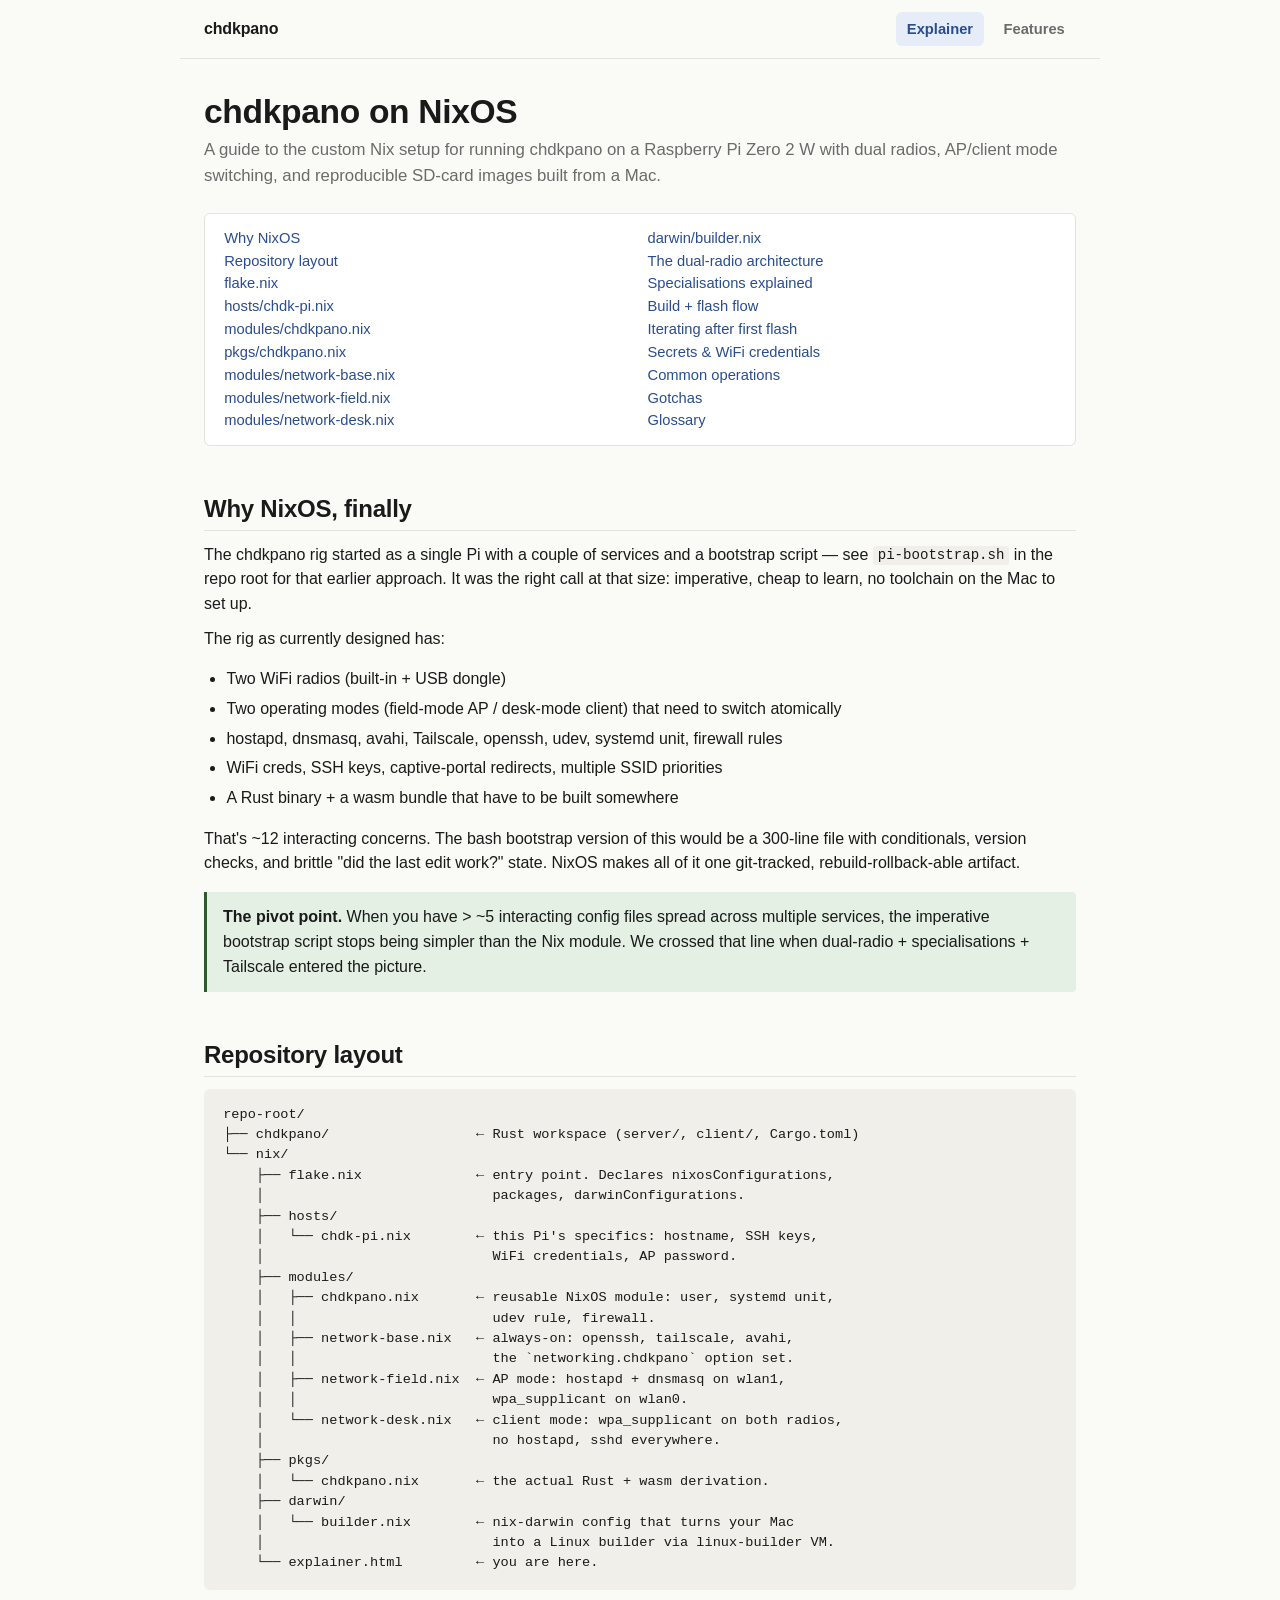
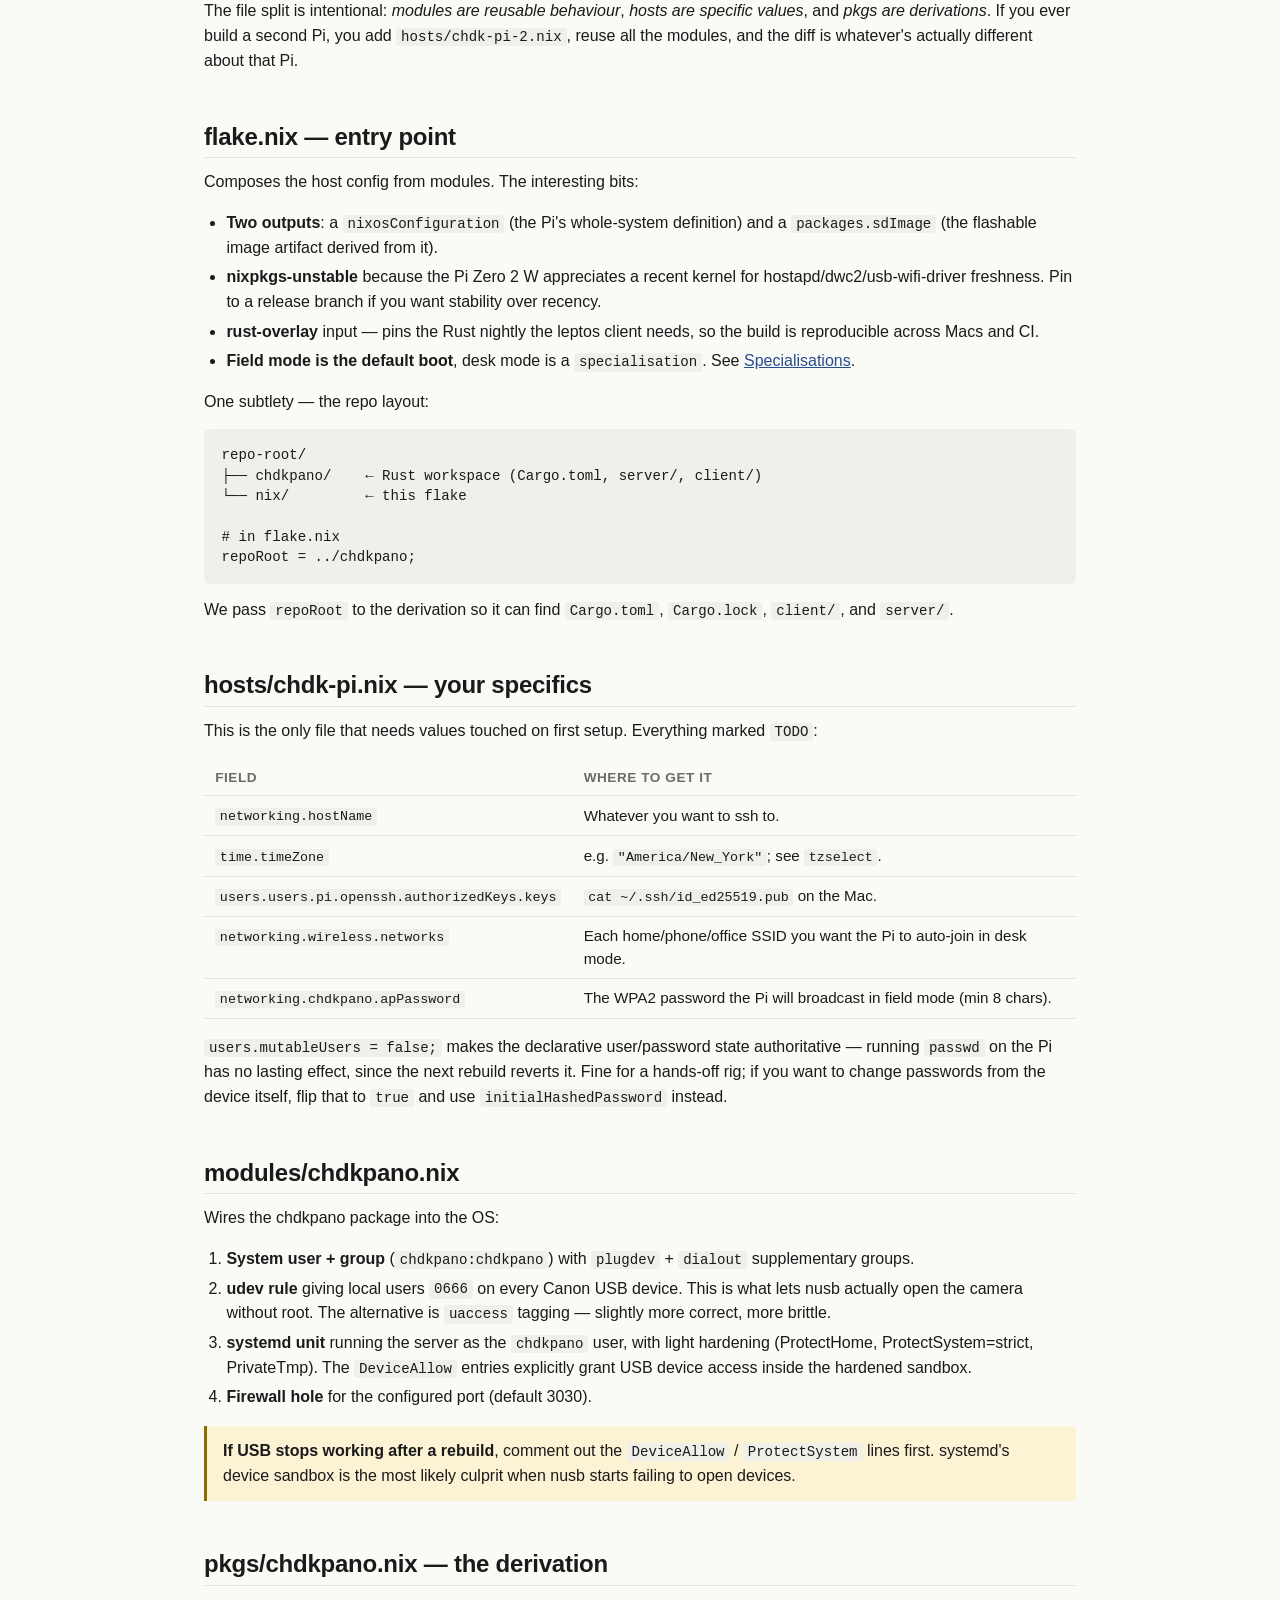
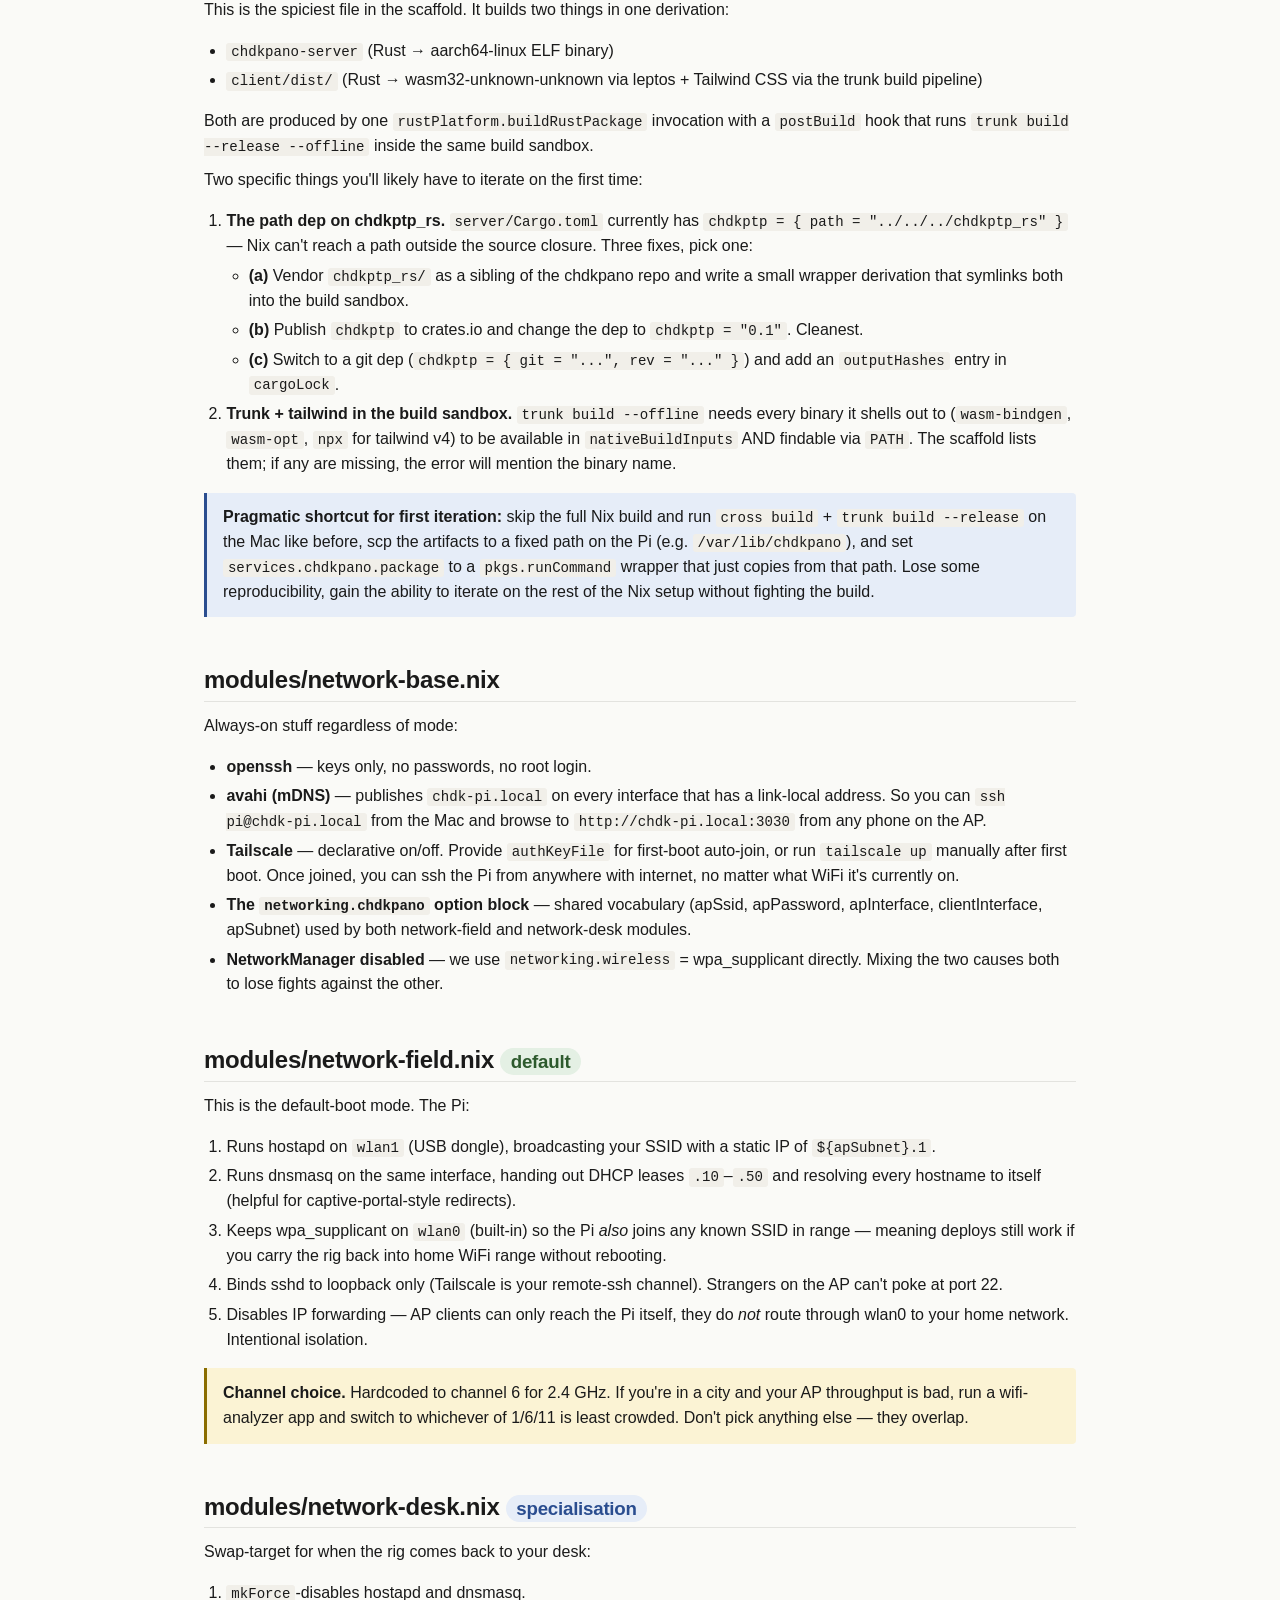
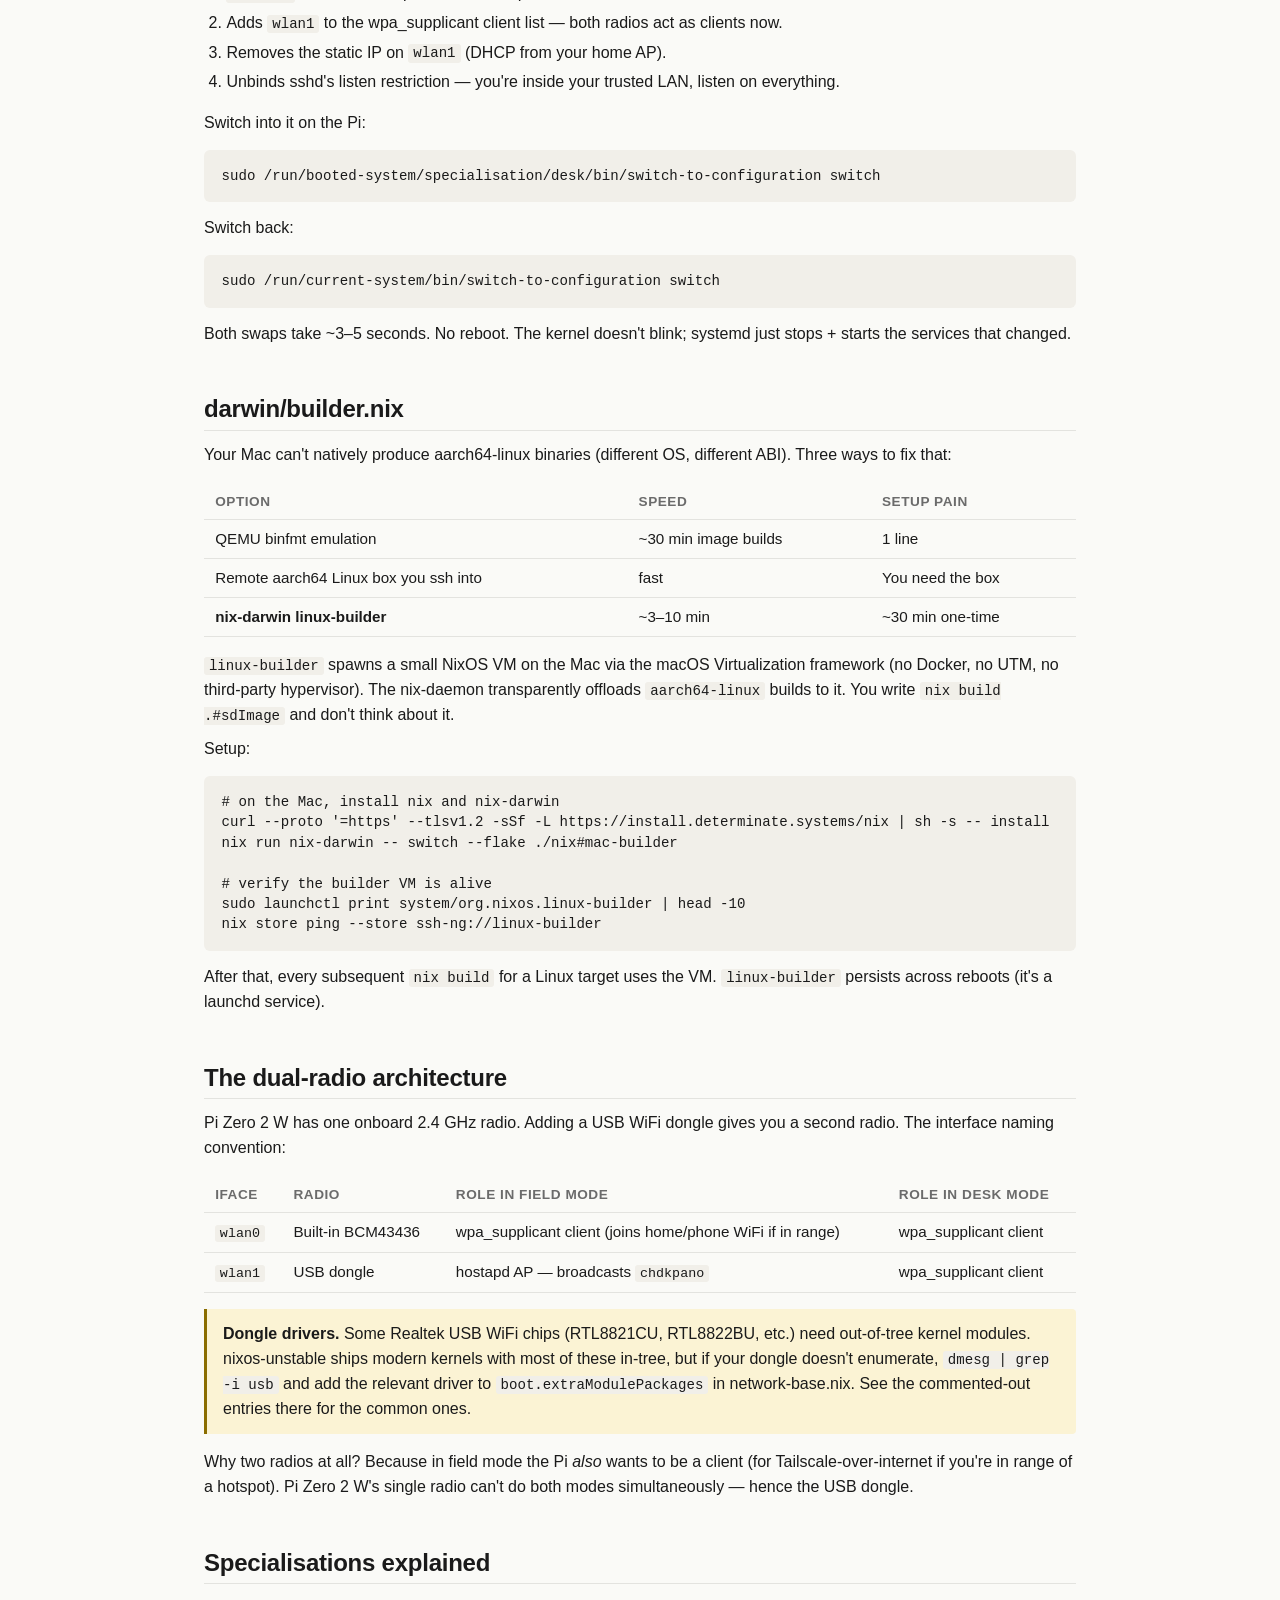
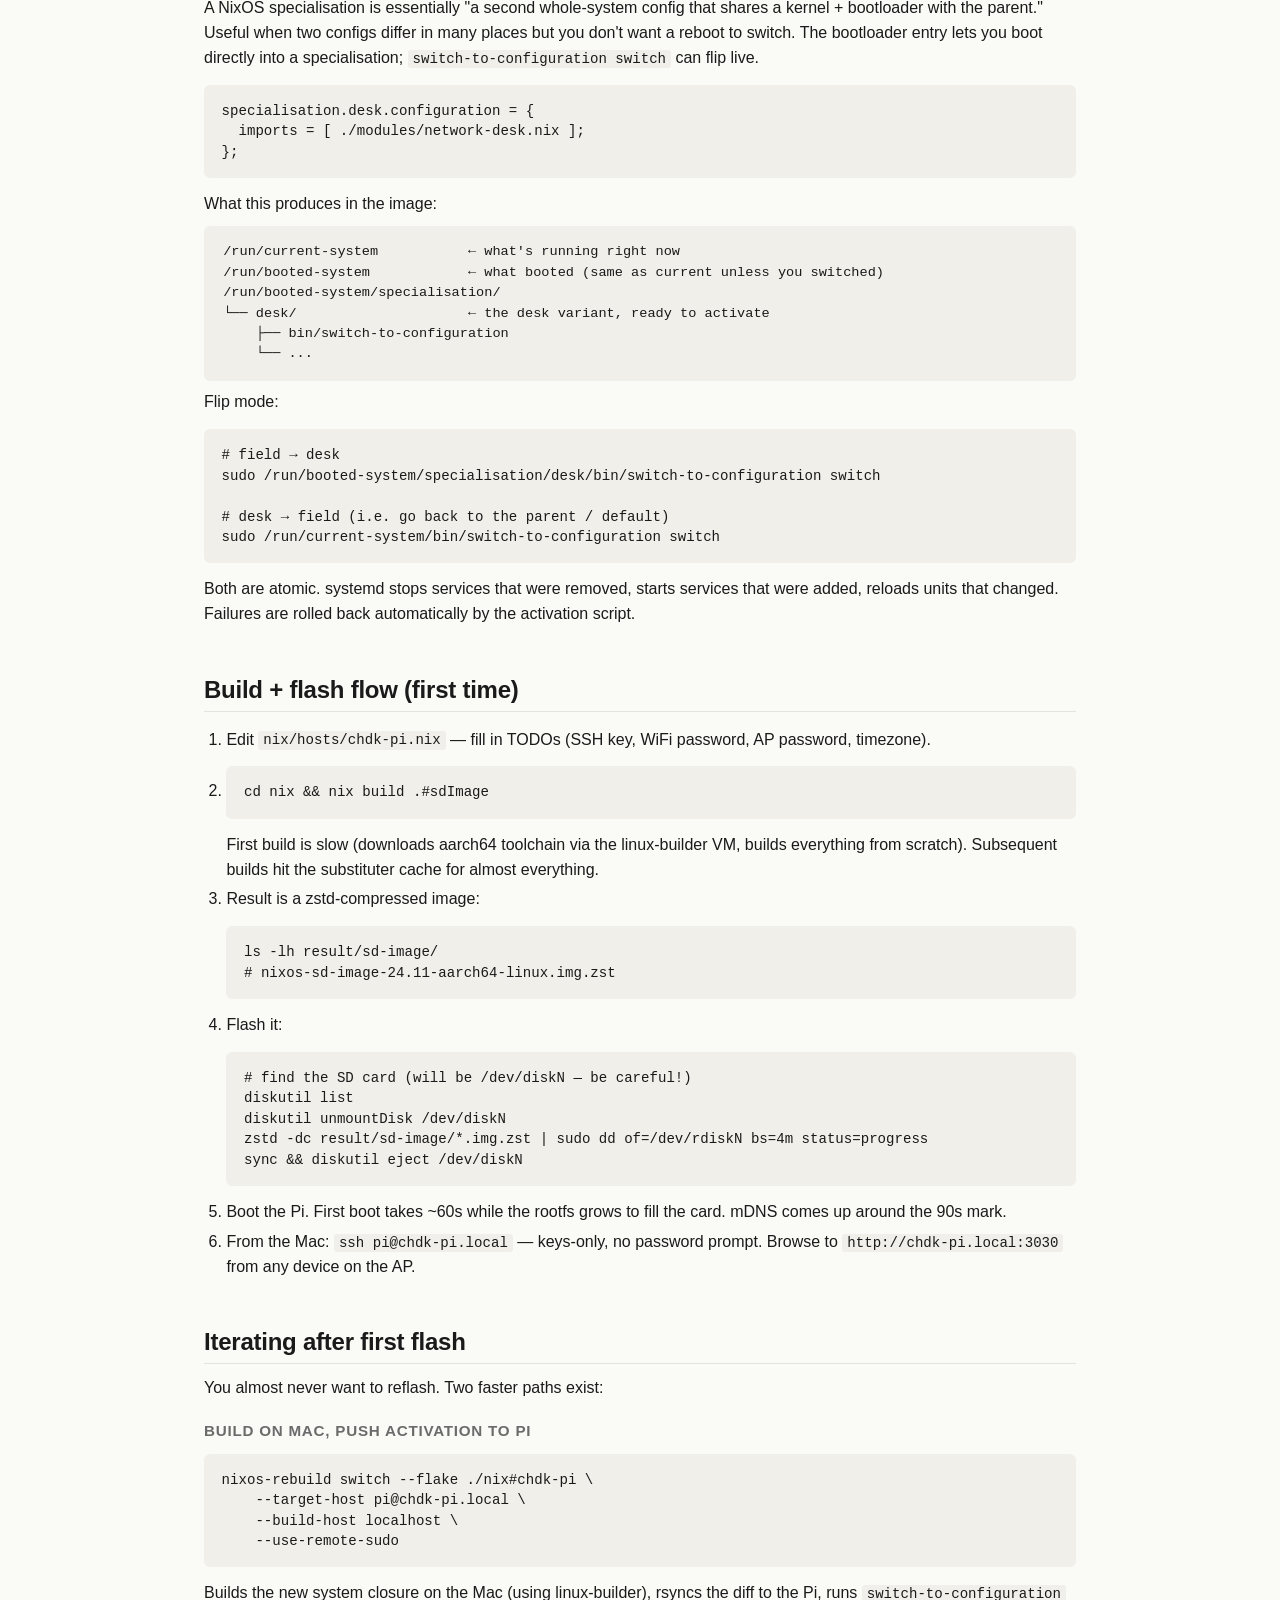
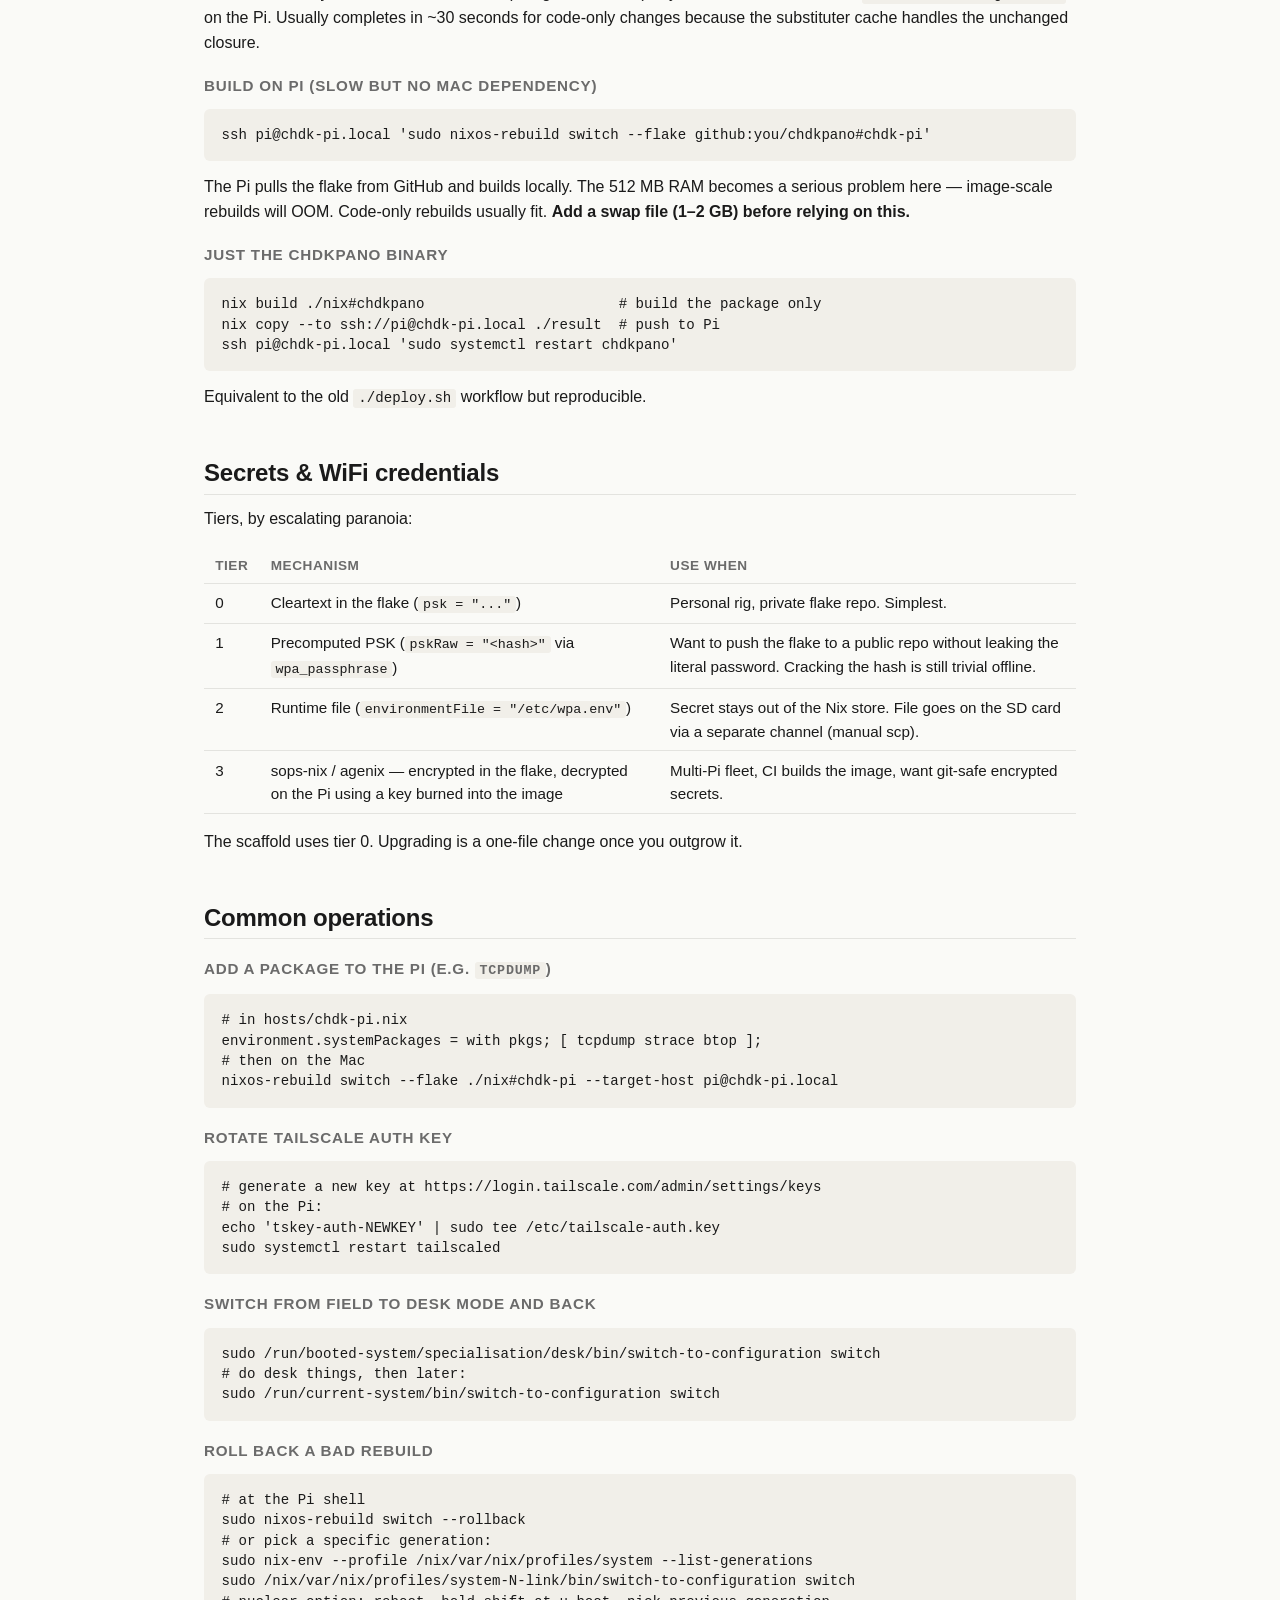
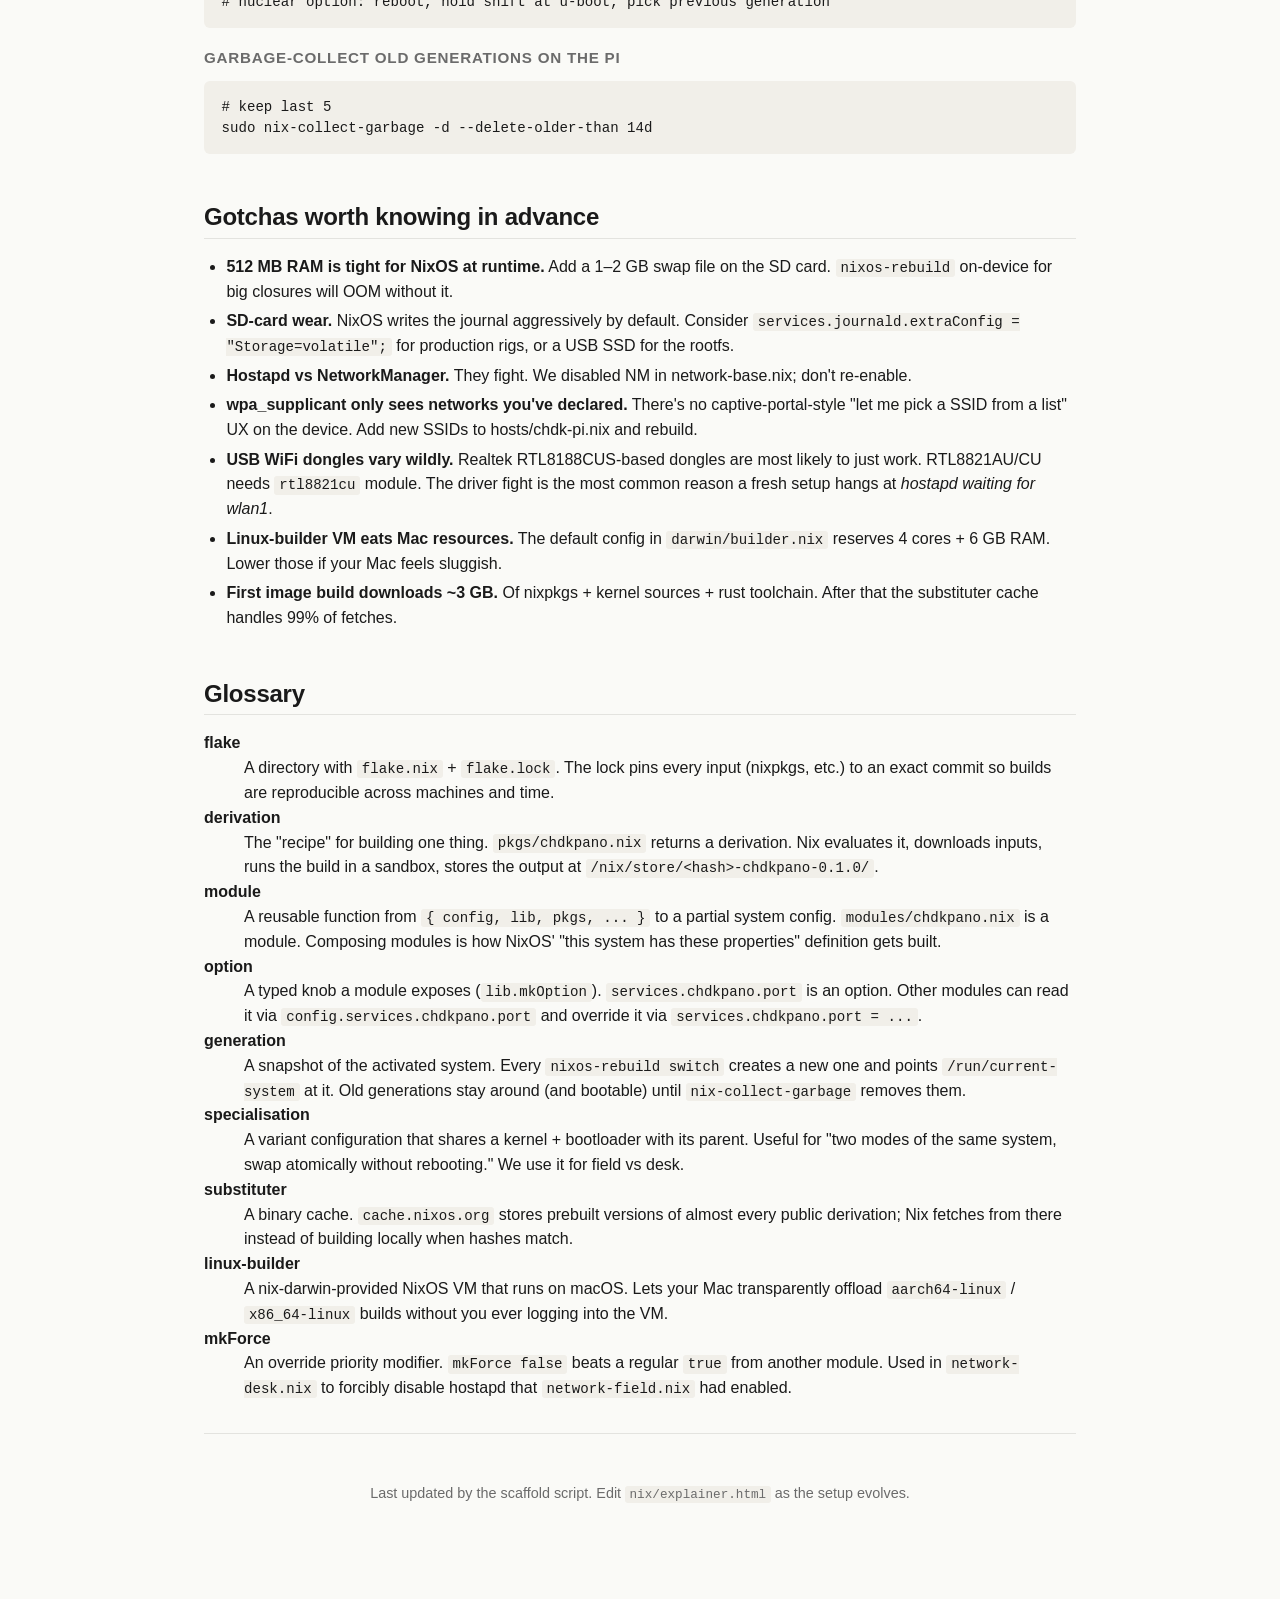
<file: nix/explainer.html>
<!DOCTYPE html>
<html lang="en">
<head>
<meta charset="UTF-8">
<meta name="viewport" content="width=device-width, initial-scale=1.0">
<title>chdkpano — NixOS Build Explainer</title>
<style>
  :root {
    --bg: #fafaf7;
    --fg: #1a1a1a;
    --muted: #6b6b6b;
    --rule: #e3e3df;
    --accent: #2a4d8f;
    --accent-soft: #e6edf8;
    --good: #2d5a2d;
    --good-soft: #e4f0e4;
    --warn: #8a6d00;
    --warn-soft: #fbf3d4;
    --danger: #b8341e;
    --danger-soft: #fdecea;
    --code-bg: #f1efe9;
  }
  * { box-sizing: border-box; }
  html { scroll-behavior: smooth; }
  body {
    background: var(--bg);
    color: var(--fg);
    font-family: -apple-system, BlinkMacSystemFont, "SF Pro Text", "Segoe UI", Roboto, sans-serif;
    line-height: 1.55;
    max-width: 920px;
    margin: 0 auto;
    padding: 2rem 1.5rem 6rem;
    font-size: 16px;
  }
  h1, h2, h3, h4 {
    font-family: -apple-system, BlinkMacSystemFont, "SF Pro Display", "Segoe UI", sans-serif;
    line-height: 1.25;
    letter-spacing: -0.01em;
  }
  h1 { font-size: 2.1rem; margin: 0 0 0.25rem; }
  h2 { font-size: 1.5rem; margin: 3rem 0 0.75rem; padding-bottom: 0.35rem; border-bottom: 1px solid var(--rule); }
  h3 { font-size: 1.15rem; margin: 1.75rem 0 0.5rem; }
  h4 { font-size: 0.95rem; margin: 1.25rem 0 0.4rem; color: var(--muted); text-transform: uppercase; letter-spacing: 0.05em; font-weight: 600; }
  p { margin: 0.6rem 0; }
  .subtitle { color: var(--muted); margin-top: 0; font-size: 1.05rem; }
  code, pre, .mono { font-family: ui-monospace, "SF Mono", "Menlo", Consolas, monospace; font-size: 0.88em; }
  code { background: var(--code-bg); padding: 0.08em 0.35em; border-radius: 3px; }
  pre {
    background: var(--code-bg);
    padding: 1rem 1.1rem;
    border-radius: 6px;
    overflow-x: auto;
    line-height: 1.45;
  }
  a { color: var(--accent); }
  table { border-collapse: collapse; margin: 1rem 0; width: 100%; }
  th, td { text-align: left; padding: 0.45rem 0.7rem; border-bottom: 1px solid var(--rule); font-size: 0.95em; vertical-align: top; }
  th { font-weight: 600; color: var(--muted); font-size: 0.85em; text-transform: uppercase; letter-spacing: 0.04em; }
  ul, ol { padding-left: 1.4rem; }
  li { margin: 0.3rem 0; }
  .callout {
    border-left: 3px solid var(--accent);
    background: var(--accent-soft);
    padding: 0.8rem 1rem;
    margin: 1rem 0;
    border-radius: 0 4px 4px 0;
  }
  .callout.warn { border-color: var(--warn); background: var(--warn-soft); }
  .callout.danger { border-color: var(--danger); background: var(--danger-soft); }
  .callout.good { border-color: var(--good); background: var(--good-soft); }
  .callout > :first-child { margin-top: 0; }
  .callout > :last-child { margin-bottom: 0; }
  .tree {
    background: var(--code-bg);
    padding: 1rem 1.2rem;
    border-radius: 6px;
    white-space: pre;
    font-family: ui-monospace, "SF Mono", "Menlo", Consolas, monospace;
    font-size: 0.85em;
    overflow-x: auto;
    line-height: 1.5;
  }
  .pill { display: inline-block; padding: 0.1em 0.55em; border-radius: 999px; font-size: 0.78em; font-weight: 600; }
  .pill.field { background: var(--good-soft); color: var(--good); }
  .pill.desk { background: var(--accent-soft); color: var(--accent); }
  .pill.warn { background: var(--warn-soft); color: var(--warn); }
  hr { border: none; border-top: 1px solid var(--rule); margin: 2rem 0; }
  .toc {
    background: #fff;
    border: 1px solid var(--rule);
    border-radius: 6px;
    padding: 0.8rem 1.2rem;
    margin: 1.5rem 0 2rem;
    font-size: 0.92em;
    columns: 2;
  }
  .toc a { text-decoration: none; }
  .toc a:hover { text-decoration: underline; }
  .nav {
    position: sticky;
    top: 0;
    z-index: 10;
    display: flex;
    gap: 0.5rem;
    align-items: center;
    background: rgba(250, 250, 247, 0.9);
    backdrop-filter: saturate(180%) blur(8px);
    border-bottom: 1px solid var(--rule);
    margin: -2rem -1.5rem 2rem;
    padding: 0.75rem 1.5rem;
  }
  .nav .brand { font-weight: 700; letter-spacing: -0.01em; margin-right: auto; }
  .nav a {
    text-decoration: none;
    color: var(--muted);
    font-size: 0.92rem;
    font-weight: 600;
    padding: 0.35rem 0.7rem;
    border-radius: 6px;
  }
  .nav a:hover { background: var(--code-bg); color: var(--fg); }
  .nav a.active { background: var(--accent-soft); color: var(--accent); }
  .page { display: none; }
  .page.active { display: block; }
  .grid {
    display: grid;
    grid-template-columns: repeat(auto-fill, minmax(260px, 1fr));
    gap: 1rem;
  }
  .card {
    background: #fff;
    border: 1px solid var(--rule);
    border-radius: 8px;
    padding: 1.1rem 1.2rem;
    display: flex;
    flex-direction: column;
  }
  .card h3 { font-size: 1.08rem; margin: 0.4rem 0 0.5rem; }
  .card p { font-size: 0.92em; color: var(--fg); margin: 0 0 0.75rem; }
  .card .src { margin-top: auto; font-size: 0.8em; color: var(--muted); }
  .card .src code { background: none; padding: 0; color: var(--muted); }
  .card .pill { align-self: flex-start; text-transform: uppercase; letter-spacing: 0.04em; }
  .pill.app { background: var(--accent-soft); color: var(--accent); }
  .pill.net { background: var(--good-soft); color: var(--good); }
  .pill.sec { background: var(--danger-soft); color: var(--danger); }
  .pill.sys { background: var(--warn-soft); color: var(--warn); }
  .pill.build { background: var(--code-bg); color: var(--muted); }
</style>
</head>
<body>

<nav class="nav">
  <span class="brand">chdkpano</span>
  <a href="#" data-page="explainer" class="active">Explainer</a>
  <a href="#" data-page="features">Features</a>
</nav>

<div id="page-explainer" class="page active">

<h1>chdkpano on NixOS</h1>
<p class="subtitle">
  A guide to the custom Nix setup for running chdkpano on a Raspberry Pi Zero 2 W
  with dual radios, AP/client mode switching, and reproducible SD-card images
  built from a Mac.
</p>

<div class="toc">
  <a href="#why">Why NixOS</a><br>
  <a href="#layout">Repository layout</a><br>
  <a href="#flake">flake.nix</a><br>
  <a href="#host">hosts/chdk-pi.nix</a><br>
  <a href="#chdkpano-module">modules/chdkpano.nix</a><br>
  <a href="#chdkpano-pkg">pkgs/chdkpano.nix</a><br>
  <a href="#net-base">modules/network-base.nix</a><br>
  <a href="#net-field">modules/network-field.nix</a><br>
  <a href="#net-desk">modules/network-desk.nix</a><br>
  <a href="#darwin">darwin/builder.nix</a><br>
  <a href="#radios">The dual-radio architecture</a><br>
  <a href="#specialisations">Specialisations explained</a><br>
  <a href="#build">Build + flash flow</a><br>
  <a href="#deploy">Iterating after first flash</a><br>
  <a href="#secrets">Secrets &amp; WiFi credentials</a><br>
  <a href="#ops">Common operations</a><br>
  <a href="#gotchas">Gotchas</a><br>
  <a href="#glossary">Glossary</a>
</div>

<h2 id="why">Why NixOS, finally</h2>

<p>
  The chdkpano rig started as a single Pi with a couple of services and a
  bootstrap script — see <code>pi-bootstrap.sh</code> in the repo root for
  that earlier approach. It was the right call at that size: imperative,
  cheap to learn, no toolchain on the Mac to set up.
</p>

<p>
  The rig as currently designed has:
</p>
<ul>
  <li>Two WiFi radios (built-in + USB dongle)</li>
  <li>Two operating modes (field-mode AP / desk-mode client) that need to switch atomically</li>
  <li>hostapd, dnsmasq, avahi, Tailscale, openssh, udev, systemd unit, firewall rules</li>
  <li>WiFi creds, SSH keys, captive-portal redirects, multiple SSID priorities</li>
  <li>A Rust binary + a wasm bundle that have to be built somewhere</li>
</ul>

<p>
  That's ~12 interacting concerns. The bash bootstrap version of this would
  be a 300-line file with conditionals, version checks, and brittle
  "did the last edit work?" state. NixOS makes all of it one git-tracked,
  rebuild-rollback-able artifact.
</p>

<div class="callout good">
  <strong>The pivot point.</strong> When you have &gt; ~5 interacting
  config files spread across multiple services, the imperative bootstrap
  script stops being simpler than the Nix module. We crossed that line
  when dual-radio + specialisations + Tailscale entered the picture.
</div>

<h2 id="layout">Repository layout</h2>

<div class="tree">repo-root/
├── chdkpano/                  ← Rust workspace (server/, client/, Cargo.toml)
└── nix/
    ├── flake.nix              ← entry point. Declares nixosConfigurations,
    │                            packages, darwinConfigurations.
    ├── hosts/
    │   └── chdk-pi.nix        ← this Pi's specifics: hostname, SSH keys,
    │                            WiFi credentials, AP password.
    ├── modules/
    │   ├── chdkpano.nix       ← reusable NixOS module: user, systemd unit,
    │   │                        udev rule, firewall.
    │   ├── network-base.nix   ← always-on: openssh, tailscale, avahi,
    │   │                        the `networking.chdkpano` option set.
    │   ├── network-field.nix  ← AP mode: hostapd + dnsmasq on wlan1,
    │   │                        wpa_supplicant on wlan0.
    │   └── network-desk.nix   ← client mode: wpa_supplicant on both radios,
    │                            no hostapd, sshd everywhere.
    ├── pkgs/
    │   └── chdkpano.nix       ← the actual Rust + wasm derivation.
    ├── darwin/
    │   └── builder.nix        ← nix-darwin config that turns your Mac
    │                            into a Linux builder via linux-builder VM.
    └── explainer.html         ← you are here.</div>

<p>
  The file split is intentional: <em>modules are reusable behaviour</em>,
  <em>hosts are specific values</em>, and <em>pkgs are derivations</em>.
  If you ever build a second Pi, you add <code>hosts/chdk-pi-2.nix</code>,
  reuse all the modules, and the diff is whatever's actually different
  about that Pi.
</p>

<h2 id="flake">flake.nix — entry point</h2>

<p>
  Composes the host config from modules. The interesting bits:
</p>

<ul>
  <li><strong>Two outputs</strong>: a <code>nixosConfiguration</code>
    (the Pi's whole-system definition) and a <code>packages.sdImage</code>
    (the flashable image artifact derived from it).</li>
  <li><strong>nixpkgs-unstable</strong> because the Pi Zero 2 W appreciates
    a recent kernel for hostapd/dwc2/usb-wifi-driver freshness. Pin to a
    release branch if you want stability over recency.</li>
  <li><strong>rust-overlay</strong> input — pins the Rust nightly the leptos
    client needs, so the build is reproducible across Macs and CI.</li>
  <li><strong>Field mode is the default boot</strong>, desk mode is a
    <code>specialisation</code>. See <a href="#specialisations">Specialisations</a>.</li>
</ul>

<p>One subtlety — the repo layout:</p>

<pre>repo-root/
├── chdkpano/    ← Rust workspace (Cargo.toml, server/, client/)
└── nix/         ← this flake

# in flake.nix
repoRoot = ../chdkpano;</pre>

<p>
  We pass <code>repoRoot</code> to the derivation so it can find
  <code>Cargo.toml</code>, <code>Cargo.lock</code>, <code>client/</code>,
  and <code>server/</code>.
</p>

<h2 id="host">hosts/chdk-pi.nix — your specifics</h2>

<p>
  This is the only file that needs values touched on first setup. Everything
  marked <code>TODO</code>:
</p>

<table>
  <tr><th>Field</th><th>Where to get it</th></tr>
  <tr><td><code>networking.hostName</code></td><td>Whatever you want to ssh to.</td></tr>
  <tr><td><code>time.timeZone</code></td><td>e.g. <code>"America/New_York"</code>; see <code>tzselect</code>.</td></tr>
  <tr><td><code>users.users.pi.openssh.authorizedKeys.keys</code></td><td><code>cat ~/.ssh/id_ed25519.pub</code> on the Mac.</td></tr>
  <tr><td><code>networking.wireless.networks</code></td><td>Each home/phone/office SSID you want the Pi to auto-join in desk mode.</td></tr>
  <tr><td><code>networking.chdkpano.apPassword</code></td><td>The WPA2 password the Pi will broadcast in field mode (min 8 chars).</td></tr>
</table>

<p>
  <code>users.mutableUsers = false;</code> makes the declarative user/password
  state authoritative — running <code>passwd</code> on the Pi has no lasting
  effect, since the next rebuild reverts it. Fine for a hands-off rig; if
  you want to change passwords from the device itself, flip that to
  <code>true</code> and use <code>initialHashedPassword</code> instead.
</p>

<h2 id="chdkpano-module">modules/chdkpano.nix</h2>

<p>
  Wires the chdkpano package into the OS:
</p>

<ol>
  <li><strong>System user + group</strong> (<code>chdkpano:chdkpano</code>)
    with <code>plugdev</code> + <code>dialout</code> supplementary groups.</li>
  <li><strong>udev rule</strong> giving local users <code>0666</code> on every
    Canon USB device. This is what lets nusb actually open the camera
    without root. The alternative is <code>uaccess</code> tagging — slightly
    more correct, more brittle.</li>
  <li><strong>systemd unit</strong> running the server as the <code>chdkpano</code>
    user, with light hardening (ProtectHome, ProtectSystem=strict, PrivateTmp).
    The <code>DeviceAllow</code> entries explicitly grant USB device access
    inside the hardened sandbox.</li>
  <li><strong>Firewall hole</strong> for the configured port (default 3030).</li>
</ol>

<div class="callout warn">
  <strong>If USB stops working after a rebuild</strong>, comment out the
  <code>DeviceAllow</code> / <code>ProtectSystem</code> lines first.
  systemd's device sandbox is the most likely culprit when nusb starts
  failing to open devices.
</div>

<h2 id="chdkpano-pkg">pkgs/chdkpano.nix — the derivation</h2>

<p>
  This is the spiciest file in the scaffold. It builds two things in one
  derivation:
</p>

<ul>
  <li><code>chdkpano-server</code> (Rust → aarch64-linux ELF binary)</li>
  <li><code>client/dist/</code> (Rust → wasm32-unknown-unknown via leptos +
    Tailwind CSS via the trunk build pipeline)</li>
</ul>

<p>
  Both are produced by one <code>rustPlatform.buildRustPackage</code>
  invocation with a <code>postBuild</code> hook that runs
  <code>trunk build --release --offline</code> inside the same build
  sandbox.
</p>

<p>Two specific things you'll likely have to iterate on the first time:</p>

<ol>
  <li>
    <strong>The path dep on chdkptp_rs.</strong>
    <code>server/Cargo.toml</code> currently has
    <code>chdkptp = { path = "../../../chdkptp_rs" }</code> — Nix can't
    reach a path outside the source closure. Three fixes, pick one:
    <ul>
      <li><strong>(a)</strong> Vendor <code>chdkptp_rs/</code> as a sibling of
        the chdkpano repo and write a small wrapper derivation that
        symlinks both into the build sandbox.</li>
      <li><strong>(b)</strong> Publish <code>chdkptp</code> to crates.io
        and change the dep to <code>chdkptp = "0.1"</code>. Cleanest.</li>
      <li><strong>(c)</strong> Switch to a git dep
        (<code>chdkptp = { git = "...", rev = "..." }</code>) and add an
        <code>outputHashes</code> entry in <code>cargoLock</code>.</li>
    </ul>
  </li>
  <li>
    <strong>Trunk + tailwind in the build sandbox.</strong>
    <code>trunk build --offline</code> needs every binary it shells out
    to (<code>wasm-bindgen</code>, <code>wasm-opt</code>, <code>npx</code> for
    tailwind v4) to be available in <code>nativeBuildInputs</code> AND
    findable via <code>PATH</code>. The scaffold lists them; if any
    are missing, the error will mention the binary name.
  </li>
</ol>

<div class="callout">
  <strong>Pragmatic shortcut for first iteration:</strong> skip the
  full Nix build and run <code>cross build</code> +
  <code>trunk build --release</code> on the Mac like before, scp the
  artifacts to a fixed path on the Pi (e.g.
  <code>/var/lib/chdkpano</code>), and set
  <code>services.chdkpano.package</code> to a
  <code>pkgs.runCommand</code> wrapper that just copies from that path.
  Lose some reproducibility, gain the ability to iterate on the rest of
  the Nix setup without fighting the build.
</div>

<h2 id="net-base">modules/network-base.nix</h2>

<p>Always-on stuff regardless of mode:</p>

<ul>
  <li><strong>openssh</strong> — keys only, no passwords, no root login.</li>
  <li><strong>avahi (mDNS)</strong> — publishes <code>chdk-pi.local</code> on
    every interface that has a link-local address. So you can
    <code>ssh pi@chdk-pi.local</code> from the Mac and browse to
    <code>http://chdk-pi.local:3030</code> from any phone on the AP.</li>
  <li><strong>Tailscale</strong> — declarative on/off. Provide
    <code>authKeyFile</code> for first-boot auto-join, or run
    <code>tailscale up</code> manually after first boot. Once joined,
    you can ssh the Pi from anywhere with internet, no matter what WiFi
    it's currently on.</li>
  <li><strong>The <code>networking.chdkpano</code> option block</strong> —
    shared vocabulary (apSsid, apPassword, apInterface, clientInterface,
    apSubnet) used by both network-field and network-desk modules.</li>
  <li><strong>NetworkManager disabled</strong> — we use
    <code>networking.wireless</code> = wpa_supplicant directly. Mixing
    the two causes both to lose fights against the other.</li>
</ul>

<h2 id="net-field">modules/network-field.nix <span class="pill field">default</span></h2>

<p>This is the default-boot mode. The Pi:</p>

<ol>
  <li>Runs hostapd on <code>wlan1</code> (USB dongle), broadcasting your
    SSID with a static IP of <code>${apSubnet}.1</code>.</li>
  <li>Runs dnsmasq on the same interface, handing out DHCP leases
    <code>.10</code>–<code>.50</code> and resolving every hostname to itself
    (helpful for captive-portal-style redirects).</li>
  <li>Keeps wpa_supplicant on <code>wlan0</code> (built-in) so the Pi
    <em>also</em> joins any known SSID in range — meaning deploys still
    work if you carry the rig back into home WiFi range without rebooting.</li>
  <li>Binds sshd to loopback only (Tailscale is your remote-ssh channel).
    Strangers on the AP can't poke at port 22.</li>
  <li>Disables IP forwarding — AP clients can only reach the Pi itself,
    they do <em>not</em> route through wlan0 to your home network.
    Intentional isolation.</li>
</ol>

<div class="callout warn">
  <strong>Channel choice.</strong> Hardcoded to channel 6 for 2.4 GHz.
  If you're in a city and your AP throughput is bad, run a wifi-analyzer
  app and switch to whichever of 1/6/11 is least crowded. Don't pick
  anything else — they overlap.
</div>

<h2 id="net-desk">modules/network-desk.nix <span class="pill desk">specialisation</span></h2>

<p>Swap-target for when the rig comes back to your desk:</p>

<ol>
  <li><code>mkForce</code>-disables hostapd and dnsmasq.</li>
  <li>Adds <code>wlan1</code> to the wpa_supplicant client list — both
    radios act as clients now.</li>
  <li>Removes the static IP on <code>wlan1</code> (DHCP from your home AP).</li>
  <li>Unbinds sshd's listen restriction — you're inside your trusted LAN,
    listen on everything.</li>
</ol>

<p>Switch into it on the Pi:</p>

<pre>sudo /run/booted-system/specialisation/desk/bin/switch-to-configuration switch</pre>

<p>Switch back:</p>

<pre>sudo /run/current-system/bin/switch-to-configuration switch</pre>

<p>
  Both swaps take ~3–5 seconds. No reboot. The kernel doesn't blink;
  systemd just stops + starts the services that changed.
</p>

<h2 id="darwin">darwin/builder.nix</h2>

<p>
  Your Mac can't natively produce aarch64-linux binaries (different OS,
  different ABI). Three ways to fix that:
</p>

<table>
  <tr><th>Option</th><th>Speed</th><th>Setup pain</th></tr>
  <tr><td>QEMU binfmt emulation</td><td>~30 min image builds</td><td>1 line</td></tr>
  <tr><td>Remote aarch64 Linux box you ssh into</td><td>fast</td><td>You need the box</td></tr>
  <tr><td><strong>nix-darwin linux-builder</strong></td><td>~3–10 min</td><td>~30 min one-time</td></tr>
</table>

<p>
  <code>linux-builder</code> spawns a small NixOS VM on the Mac via the
  macOS Virtualization framework (no Docker, no UTM, no third-party
  hypervisor). The nix-daemon transparently offloads
  <code>aarch64-linux</code> builds to it. You write
  <code>nix build .#sdImage</code> and don't think about it.
</p>

<p>Setup:</p>

<pre># on the Mac, install nix and nix-darwin
curl --proto '=https' --tlsv1.2 -sSf -L https://install.determinate.systems/nix | sh -s -- install
nix run nix-darwin -- switch --flake ./nix#mac-builder

# verify the builder VM is alive
sudo launchctl print system/org.nixos.linux-builder | head -10
nix store ping --store ssh-ng://linux-builder</pre>

<p>
  After that, every subsequent <code>nix build</code> for a Linux target
  uses the VM. <code>linux-builder</code> persists across reboots (it's
  a launchd service).
</p>

<h2 id="radios">The dual-radio architecture</h2>

<p>
  Pi Zero 2 W has one onboard 2.4 GHz radio. Adding a USB WiFi dongle gives
  you a second radio. The interface naming convention:
</p>

<table>
  <tr><th>iface</th><th>Radio</th><th>Role in field mode</th><th>Role in desk mode</th></tr>
  <tr><td><code>wlan0</code></td><td>Built-in BCM43436</td><td>wpa_supplicant client (joins home/phone WiFi if in range)</td><td>wpa_supplicant client</td></tr>
  <tr><td><code>wlan1</code></td><td>USB dongle</td><td>hostapd AP — broadcasts <code>chdkpano</code></td><td>wpa_supplicant client</td></tr>
</table>

<div class="callout warn">
  <strong>Dongle drivers.</strong> Some Realtek USB WiFi chips
  (RTL8821CU, RTL8822BU, etc.) need out-of-tree kernel modules. nixos-unstable
  ships modern kernels with most of these in-tree, but if your dongle
  doesn't enumerate, <code>dmesg | grep -i usb</code> and add the relevant
  driver to <code>boot.extraModulePackages</code> in network-base.nix.
  See the commented-out entries there for the common ones.
</div>

<p>
  Why two radios at all? Because in field mode the Pi <em>also</em> wants
  to be a client (for Tailscale-over-internet if you're in range of a
  hotspot). Pi Zero 2 W's single radio can't do both modes simultaneously —
  hence the USB dongle.
</p>

<h2 id="specialisations">Specialisations explained</h2>

<p>
  A NixOS specialisation is essentially "a second whole-system config
  that shares a kernel + bootloader with the parent." Useful when two
  configs differ in many places but you don't want a reboot to switch.
  The bootloader entry lets you boot directly into a specialisation;
  <code>switch-to-configuration switch</code> can flip live.
</p>

<pre>specialisation.desk.configuration = {
  imports = [ ./modules/network-desk.nix ];
};</pre>

<p>What this produces in the image:</p>

<div class="tree">/run/current-system           ← what's running right now
/run/booted-system            ← what booted (same as current unless you switched)
/run/booted-system/specialisation/
└── desk/                     ← the desk variant, ready to activate
    ├── bin/switch-to-configuration
    └── ...</div>

<p>Flip mode:</p>

<pre># field → desk
sudo /run/booted-system/specialisation/desk/bin/switch-to-configuration switch

# desk → field (i.e. go back to the parent / default)
sudo /run/current-system/bin/switch-to-configuration switch</pre>

<p>
  Both are atomic. systemd stops services that were removed, starts
  services that were added, reloads units that changed. Failures are
  rolled back automatically by the activation script.
</p>

<h2 id="build">Build + flash flow (first time)</h2>

<ol>
  <li>Edit <code>nix/hosts/chdk-pi.nix</code> — fill in TODOs (SSH key,
    WiFi password, AP password, timezone).</li>
  <li><pre>cd nix && nix build .#sdImage</pre>
    First build is slow (downloads aarch64 toolchain via the
    linux-builder VM, builds everything from scratch). Subsequent builds
    hit the substituter cache for almost everything.</li>
  <li>Result is a zstd-compressed image:
    <pre>ls -lh result/sd-image/
# nixos-sd-image-24.11-aarch64-linux.img.zst</pre></li>
  <li>Flash it:
    <pre># find the SD card (will be /dev/diskN — be careful!)
diskutil list
diskutil unmountDisk /dev/diskN
zstd -dc result/sd-image/*.img.zst | sudo dd of=/dev/rdiskN bs=4m status=progress
sync && diskutil eject /dev/diskN</pre>
  </li>
  <li>Boot the Pi. First boot takes ~60s while the rootfs grows to fill
    the card. mDNS comes up around the 90s mark.</li>
  <li>From the Mac: <code>ssh pi@chdk-pi.local</code> — keys-only, no
    password prompt. Browse to <code>http://chdk-pi.local:3030</code>
    from any device on the AP.</li>
</ol>

<h2 id="deploy">Iterating after first flash</h2>

<p>
  You almost never want to reflash. Two faster paths exist:
</p>

<h4>Build on Mac, push activation to Pi</h4>

<pre>nixos-rebuild switch --flake ./nix#chdk-pi \
    --target-host pi@chdk-pi.local \
    --build-host localhost \
    --use-remote-sudo</pre>

<p>
  Builds the new system closure on the Mac (using linux-builder),
  rsyncs the diff to the Pi, runs <code>switch-to-configuration</code>
  on the Pi. Usually completes in ~30 seconds for code-only changes
  because the substituter cache handles the unchanged closure.
</p>

<h4>Build on Pi (slow but no Mac dependency)</h4>

<pre>ssh pi@chdk-pi.local 'sudo nixos-rebuild switch --flake github:you/chdkpano#chdk-pi'</pre>

<p>
  The Pi pulls the flake from GitHub and builds locally. The 512 MB RAM
  becomes a serious problem here — image-scale rebuilds will OOM.
  Code-only rebuilds usually fit. <strong>Add a swap file (1–2 GB)
  before relying on this.</strong>
</p>

<h4>Just the chdkpano binary</h4>

<pre>nix build ./nix#chdkpano                       # build the package only
nix copy --to ssh://pi@chdk-pi.local ./result  # push to Pi
ssh pi@chdk-pi.local 'sudo systemctl restart chdkpano'</pre>

<p>Equivalent to the old <code>./deploy.sh</code> workflow but reproducible.</p>

<h2 id="secrets">Secrets &amp; WiFi credentials</h2>

<p>Tiers, by escalating paranoia:</p>

<table>
  <tr><th>Tier</th><th>Mechanism</th><th>Use when</th></tr>
  <tr><td>0</td><td>Cleartext in the flake (<code>psk = "..."</code>)</td><td>Personal rig, private flake repo. Simplest.</td></tr>
  <tr><td>1</td><td>Precomputed PSK (<code>pskRaw = "&lt;hash&gt;"</code> via <code>wpa_passphrase</code>)</td><td>Want to push the flake to a public repo without leaking the literal password. Cracking the hash is still trivial offline.</td></tr>
  <tr><td>2</td><td>Runtime file (<code>environmentFile = "/etc/wpa.env"</code>)</td><td>Secret stays out of the Nix store. File goes on the SD card via a separate channel (manual scp).</td></tr>
  <tr><td>3</td><td>sops-nix / agenix — encrypted in the flake, decrypted on the Pi using a key burned into the image</td><td>Multi-Pi fleet, CI builds the image, want git-safe encrypted secrets.</td></tr>
</table>

<p>
  The scaffold uses tier 0. Upgrading is a one-file change once you outgrow
  it.
</p>

<h2 id="ops">Common operations</h2>

<h4>Add a package to the Pi (e.g. <code>tcpdump</code>)</h4>
<pre># in hosts/chdk-pi.nix
environment.systemPackages = with pkgs; [ tcpdump strace btop ];
# then on the Mac
nixos-rebuild switch --flake ./nix#chdk-pi --target-host pi@chdk-pi.local</pre>

<h4>Rotate Tailscale auth key</h4>
<pre># generate a new key at https://login.tailscale.com/admin/settings/keys
# on the Pi:
echo 'tskey-auth-NEWKEY' | sudo tee /etc/tailscale-auth.key
sudo systemctl restart tailscaled</pre>

<h4>Switch from field to desk mode and back</h4>
<pre>sudo /run/booted-system/specialisation/desk/bin/switch-to-configuration switch
# do desk things, then later:
sudo /run/current-system/bin/switch-to-configuration switch</pre>

<h4>Roll back a bad rebuild</h4>
<pre># at the Pi shell
sudo nixos-rebuild switch --rollback
# or pick a specific generation:
sudo nix-env --profile /nix/var/nix/profiles/system --list-generations
sudo /nix/var/nix/profiles/system-N-link/bin/switch-to-configuration switch
# nuclear option: reboot, hold shift at u-boot, pick previous generation</pre>

<h4>Garbage-collect old generations on the Pi</h4>
<pre># keep last 5
sudo nix-collect-garbage -d --delete-older-than 14d</pre>

<h2 id="gotchas">Gotchas worth knowing in advance</h2>

<ul>
  <li><strong>512 MB RAM is tight for NixOS at runtime.</strong> Add a 1–2 GB
    swap file on the SD card. <code>nixos-rebuild</code> on-device for big
    closures will OOM without it.</li>
  <li><strong>SD-card wear.</strong> NixOS writes the journal aggressively
    by default. Consider <code>services.journald.extraConfig =
    "Storage=volatile";</code> for production rigs, or a USB SSD for the
    rootfs.</li>
  <li><strong>Hostapd vs NetworkManager.</strong> They fight. We disabled
    NM in network-base.nix; don't re-enable.</li>
  <li><strong>wpa_supplicant only sees networks you've declared.</strong>
    There's no captive-portal-style "let me pick a SSID from a list" UX
    on the device. Add new SSIDs to hosts/chdk-pi.nix and rebuild.</li>
  <li><strong>USB WiFi dongles vary wildly.</strong> Realtek
    RTL8188CUS-based dongles are most likely to just work. RTL8821AU/CU
    needs <code>rtl8821cu</code> module. The driver fight is the most
    common reason a fresh setup hangs at <em>hostapd waiting for wlan1</em>.</li>
  <li><strong>Linux-builder VM eats Mac resources.</strong> The default
    config in <code>darwin/builder.nix</code> reserves 4 cores + 6 GB RAM.
    Lower those if your Mac feels sluggish.</li>
  <li><strong>First image build downloads ~3 GB.</strong> Of nixpkgs +
    kernel sources + rust toolchain. After that the substituter cache
    handles 99% of fetches.</li>
</ul>

<h2 id="glossary">Glossary</h2>

<dl>
  <dt><strong>flake</strong></dt>
  <dd>A directory with <code>flake.nix</code> + <code>flake.lock</code>. The lock pins every input (nixpkgs, etc.) to an exact commit so builds are reproducible across machines and time.</dd>

  <dt><strong>derivation</strong></dt>
  <dd>The "recipe" for building one thing. <code>pkgs/chdkpano.nix</code> returns a derivation. Nix evaluates it, downloads inputs, runs the build in a sandbox, stores the output at <code>/nix/store/&lt;hash&gt;-chdkpano-0.1.0/</code>.</dd>

  <dt><strong>module</strong></dt>
  <dd>A reusable function from <code>{ config, lib, pkgs, ... }</code> to a partial system config. <code>modules/chdkpano.nix</code> is a module. Composing modules is how NixOS' "this system has these properties" definition gets built.</dd>

  <dt><strong>option</strong></dt>
  <dd>A typed knob a module exposes (<code>lib.mkOption</code>). <code>services.chdkpano.port</code> is an option. Other modules can read it via <code>config.services.chdkpano.port</code> and override it via <code>services.chdkpano.port = ...</code>.</dd>

  <dt><strong>generation</strong></dt>
  <dd>A snapshot of the activated system. Every <code>nixos-rebuild switch</code> creates a new one and points <code>/run/current-system</code> at it. Old generations stay around (and bootable) until <code>nix-collect-garbage</code> removes them.</dd>

  <dt><strong>specialisation</strong></dt>
  <dd>A variant configuration that shares a kernel + bootloader with its parent. Useful for "two modes of the same system, swap atomically without rebooting." We use it for field vs desk.</dd>

  <dt><strong>substituter</strong></dt>
  <dd>A binary cache. <code>cache.nixos.org</code> stores prebuilt versions of almost every public derivation; Nix fetches from there instead of building locally when hashes match.</dd>

  <dt><strong>linux-builder</strong></dt>
  <dd>A nix-darwin-provided NixOS VM that runs on macOS. Lets your Mac transparently offload <code>aarch64-linux</code> / <code>x86_64-linux</code> builds without you ever logging into the VM.</dd>

  <dt><strong>mkForce</strong></dt>
  <dd>An override priority modifier. <code>mkForce false</code> beats a regular <code>true</code> from another module. Used in <code>network-desk.nix</code> to forcibly disable hostapd that <code>network-field.nix</code> had enabled.</dd>
</dl>

<hr>

<p style="color: var(--muted); font-size: 0.9em; text-align: center; margin-top: 3rem;">
  Last updated by the scaffold script. Edit
  <code>nix/explainer.html</code> as the setup evolves.
</p>

</div><!-- /page-explainer -->

<div id="page-features" class="page">

<h1>What the Nix build installs</h1>
<p class="subtitle">
  Every major component the flake bakes into the Pi image (and the Mac that
  builds it). Each card points at the file that defines it — see the
  <a href="#" data-page="explainer">Explainer</a> for the full walkthrough.
</p>

<h2>The application</h2>
<div class="grid">

  <div class="card">
    <span class="pill app">service</span>
    <h3>chdkpano server</h3>
    <p>The axum HTTP server (Rust → aarch64-linux) that drives the Canon rig,
      run as a hardened <code>systemd</code> unit under its own
      <code>chdkpano</code> user on port 3030.</p>
    <div class="src"><code>pkgs/chdkpano.nix · modules/chdkpano.nix</code></div>
  </div>

  <div class="card">
    <span class="pill app">web ui</span>
    <h3>Leptos wasm client</h3>
    <p>The browser UI: a Rust → <code>wasm32</code> bundle built with trunk +
      Tailwind, shipped as static files and served by the server at
      <code>http://chdk-pi.local:3030</code>.</p>
    <div class="src"><code>pkgs/chdkpano.nix (postBuild)</code></div>
  </div>

</div>

<h2>Networking</h2>
<div class="grid">

  <div class="card">
    <span class="pill net">access point</span>
    <h3>hostapd</h3>
    <p>Field mode: broadcasts the <code>chdkpano</code> WiFi AP on the USB
      dongle (<code>wlan1</code>) with a static <code>.1</code> gateway IP so
      phones can connect in the field.</p>
    <div class="src"><code>modules/network-field.nix</code></div>
  </div>

  <div class="card">
    <span class="pill net">dhcp + dns</span>
    <h3>dnsmasq</h3>
    <p>Hands out DHCP leases to AP clients and resolves every hostname to the
      Pi itself — the basis for captive-portal-style redirects in field mode.</p>
    <div class="src"><code>modules/network-field.nix</code></div>
  </div>

  <div class="card">
    <span class="pill net">wifi client</span>
    <h3>wpa_supplicant</h3>
    <p>Joins known SSIDs (home / phone hotspot) on the built-in radio
      (<code>wlan0</code>) — and both radios in desk mode. NetworkManager is
      deliberately disabled to avoid fights.</p>
    <div class="src"><code>modules/network-base.nix · -desk.nix</code></div>
  </div>

  <div class="card">
    <span class="pill net">mesh vpn</span>
    <h3>Tailscale</h3>
    <p>Declarative mesh VPN so you can ssh the Pi from anywhere with internet,
      regardless of which WiFi it's currently on. Auth key provisioned at
      first boot.</p>
    <div class="src"><code>modules/network-base.nix</code></div>
  </div>

  <div class="card">
    <span class="pill net">mdns</span>
    <h3>Avahi</h3>
    <p>Publishes <code>chdk-pi.local</code> over mDNS on every interface, so
      both the Mac and AP clients can reach the Pi by name without knowing its
      IP.</p>
    <div class="src"><code>modules/network-base.nix</code></div>
  </div>

</div>

<h2>Access &amp; security</h2>
<div class="grid">

  <div class="card">
    <span class="pill sec">ssh</span>
    <h3>OpenSSH</h3>
    <p>Keys-only sshd (no passwords, no root login). Bound to loopback/Tailscale
      in field mode so strangers on the AP can't reach port 22; opened up on the
      trusted LAN in desk mode.</p>
    <div class="src"><code>modules/network-base.nix · -field.nix</code></div>
  </div>

  <div class="card">
    <span class="pill sec">usb access</span>
    <h3>Canon udev rule</h3>
    <p>Grants <code>0666</code> on Canon USB devices (vendor <code>04a9</code>)
      so the server can open the camera via nusb without running as root.</p>
    <div class="src"><code>modules/chdkpano.nix</code></div>
  </div>

  <div class="card">
    <span class="pill sec">firewall</span>
    <h3>nftables firewall</h3>
    <p>NixOS' default-deny firewall with a single hole punched for the
      chdkpano port (3030). IP forwarding stays off in field mode to isolate AP
      clients from your home LAN.</p>
    <div class="src"><code>modules/chdkpano.nix · -field.nix</code></div>
  </div>

</div>

<h2>System &amp; image</h2>
<div class="grid">

  <div class="card">
    <span class="pill sys">atomic modes</span>
    <h3>field / desk specialisations</h3>
    <p>Two whole-system network configs sharing one kernel. Flip between AP
      (field) and client (desk) modes live with
      <code>switch-to-configuration</code> — no reboot.</p>
    <div class="src"><code>flake.nix · modules/network-{field,desk}.nix</code></div>
  </div>

  <div class="card">
    <span class="pill sys">image</span>
    <h3>aarch64 SD-card image</h3>
    <p>A flashable, zstd-compressed NixOS image for the Pi Zero 2 W, with
      redistributable firmware for the VC4 GPU and BCM WiFi/BT chip baked in.</p>
    <div class="src"><code>flake.nix (sdImage) · hosts/chdk-pi.nix</code></div>
  </div>

</div>

<h2>Build toolchain</h2>
<div class="grid">

  <div class="card">
    <span class="pill build">rust</span>
    <h3>Pinned Rust nightly</h3>
    <p>A specific nightly toolchain (via rust-overlay) with the
      <code>wasm32-unknown-unknown</code> target and <code>rust-src</code>, so
      the leptos client builds reproducibly across machines.</p>
    <div class="src"><code>pkgs/chdkpano.nix · flake.nix</code></div>
  </div>

  <div class="card">
    <span class="pill build">wasm pipeline</span>
    <h3>trunk · wasm-bindgen · binaryen · node</h3>
    <p>The toolchain trunk shells out to during an offline release build:
      wasm-bindgen for JS glue, binaryen's <code>wasm-opt</code>, and Node for
      Tailwind v4.</p>
    <div class="src"><code>pkgs/chdkpano.nix (nativeBuildInputs)</code></div>
  </div>

  <div class="card">
    <span class="pill build">vendored dep</span>
    <h3>chdkptp_rs source</h3>
    <p>The sibling <code>chdkptp_rs</code> repo, pulled in as a non-flake input
      and stitched into the sandbox so the server's path dependency resolves
      hermetically.</p>
    <div class="src"><code>flake.nix (chdkptp-src) · pkgs/chdkpano.nix</code></div>
  </div>

</div>

<h2>On the build Mac</h2>
<div class="grid">

  <div class="card">
    <span class="pill build">cross-build vm</span>
    <h3>nix-darwin linux-builder</h3>
    <p>A small NixOS VM (4 cores / 6 GB) on the Mac via the macOS
      Virtualization framework. Transparently offloads
      <code>aarch64-linux</code> builds — image builds drop from ~30 min to
      ~3–10 min.</p>
    <div class="src"><code>darwin/builder.nix</code></div>
  </div>

  <div class="card">
    <span class="pill build">dev tools</span>
    <h3>Deploy &amp; dev tooling</h3>
    <p>System packages on the Mac for working the fleet:
      <code>nixos-rebuild</code>, <code>deploy-rs</code>,
      <code>nix-output-monitor</code>, and the <code>alejandra</code>
      formatter.</p>
    <div class="src"><code>darwin/builder.nix · flake.nix (devShell)</code></div>
  </div>

</div>

</div><!-- /page-features -->

<script>
  (function () {
    var links = document.querySelectorAll('.nav a[data-page], a[data-page]');
    function show(name) {
      document.querySelectorAll('.page').forEach(function (p) {
        p.classList.toggle('active', p.id === 'page-' + name);
      });
      document.querySelectorAll('.nav a[data-page]').forEach(function (a) {
        a.classList.toggle('active', a.dataset.page === name);
      });
      window.scrollTo(0, 0);
    }
    links.forEach(function (a) {
      a.addEventListener('click', function (e) {
        e.preventDefault();
        show(a.dataset.page);
      });
    });
  })();
</script>

</body>
</html>
</file>
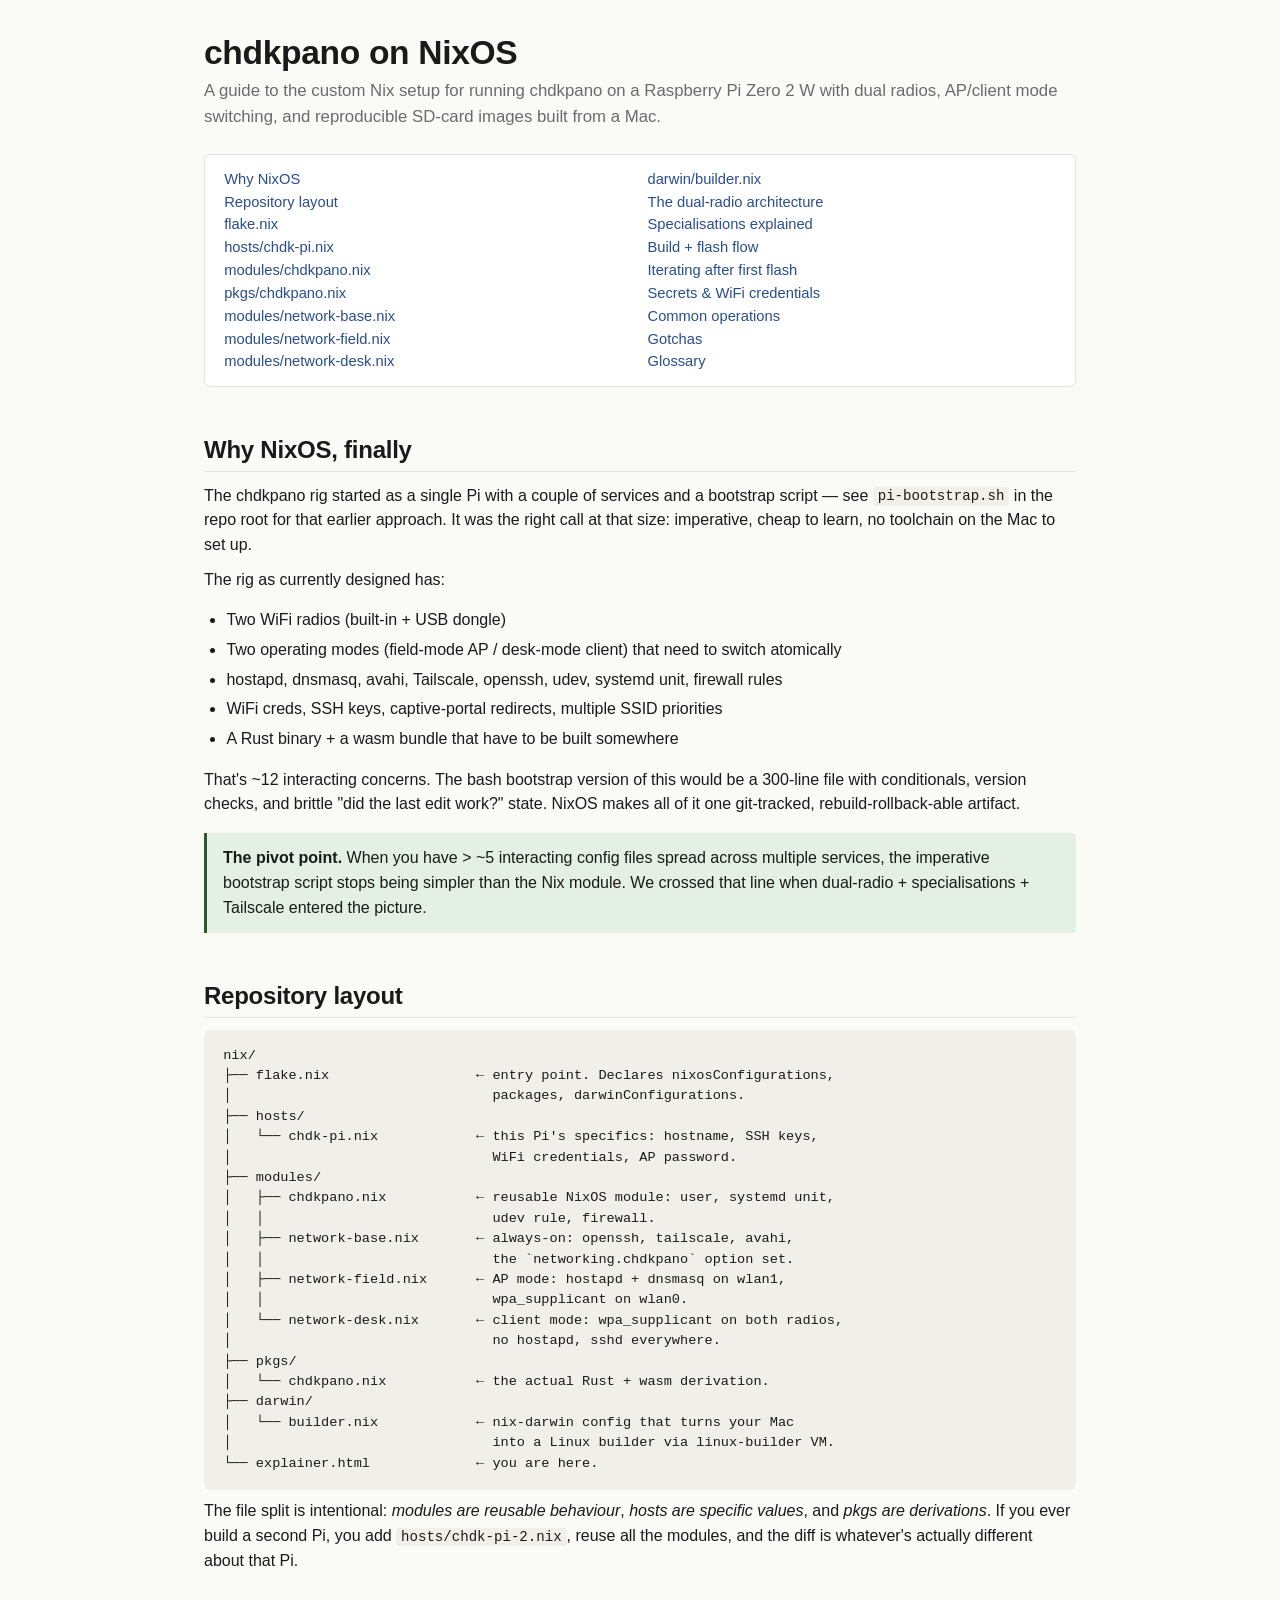
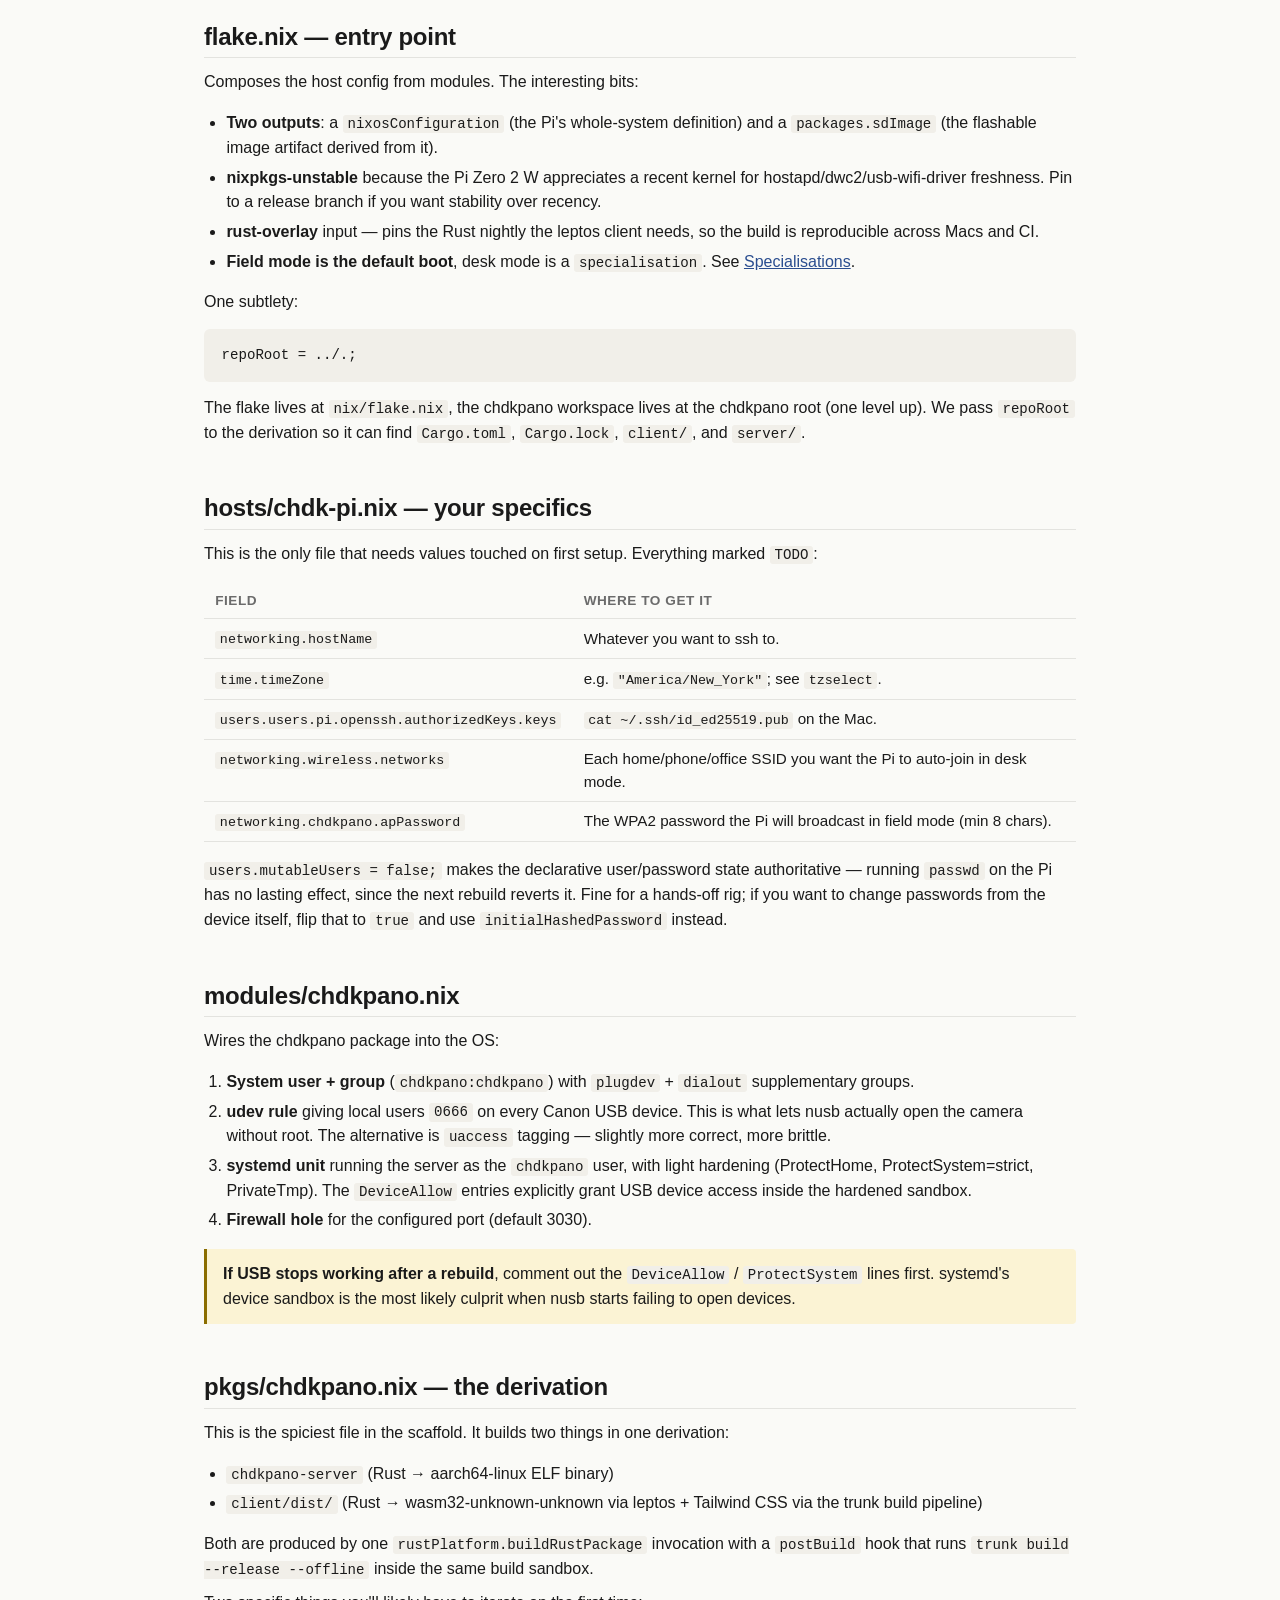
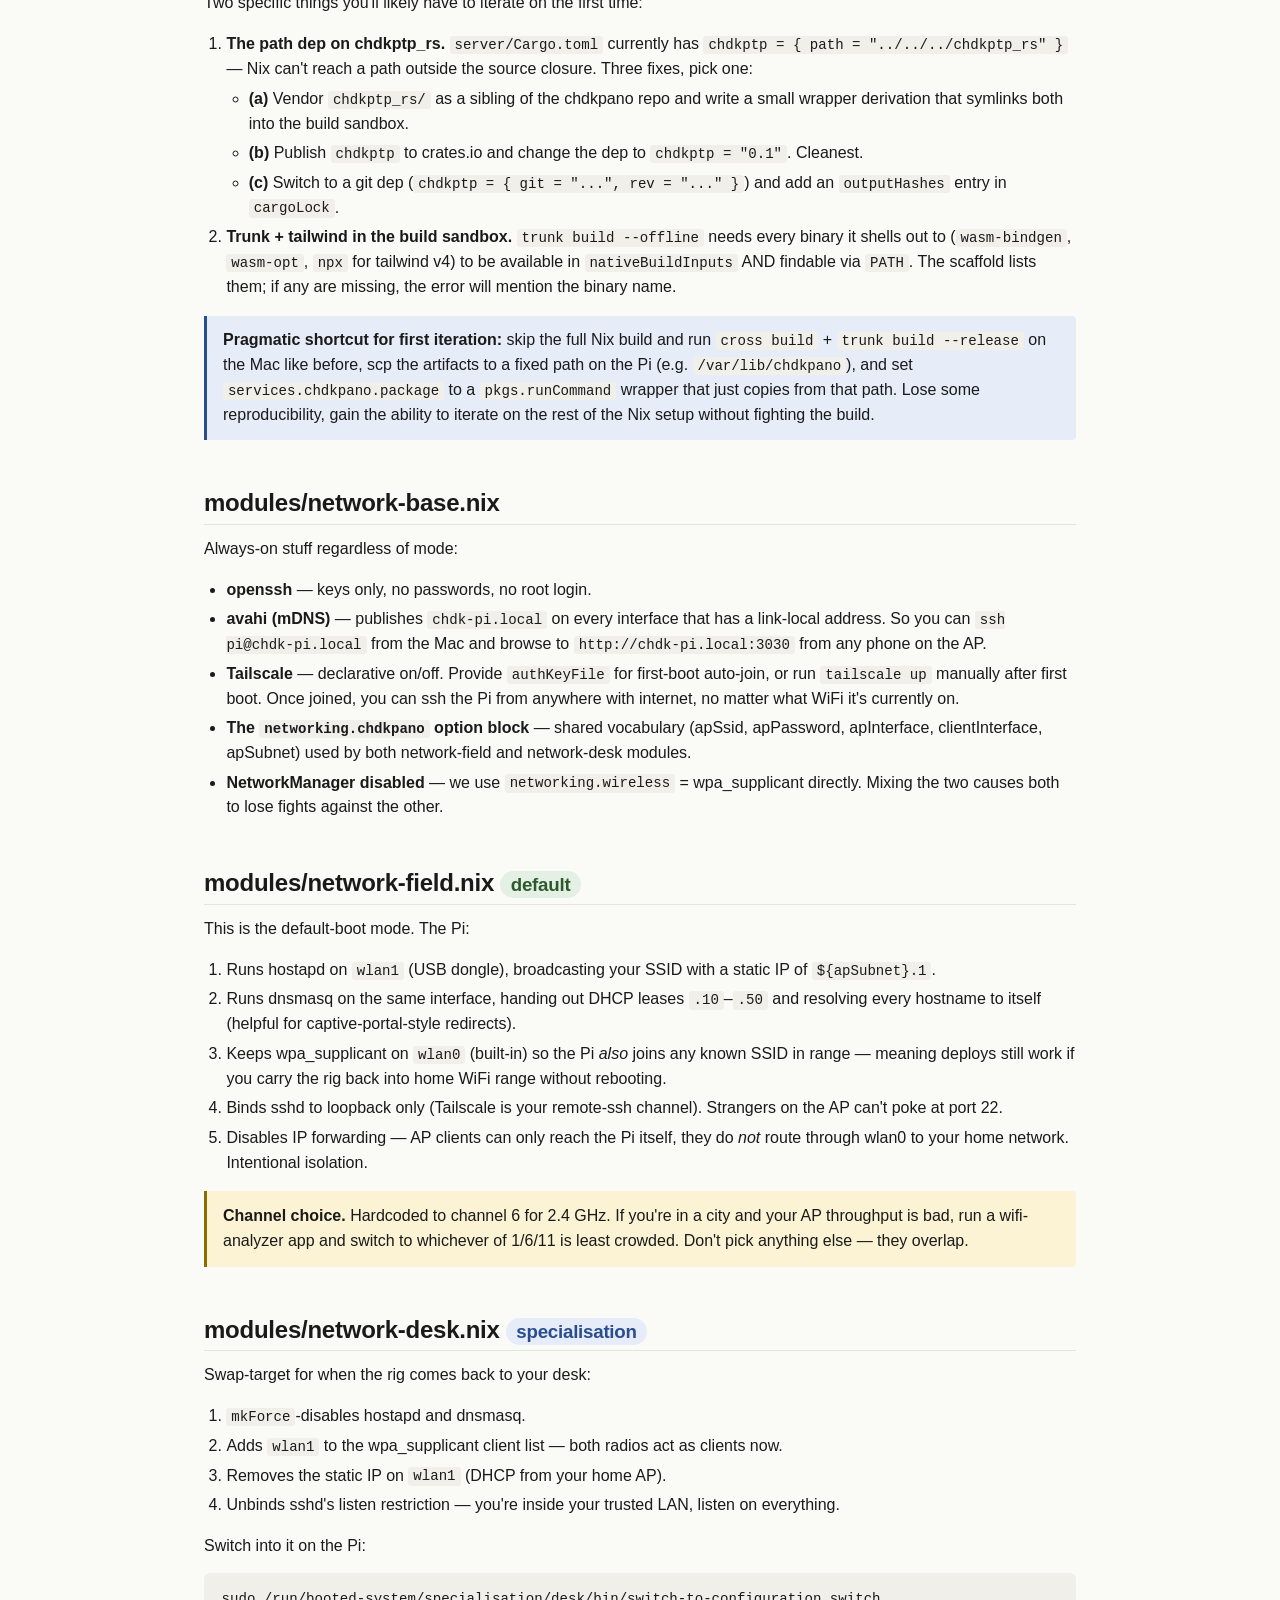
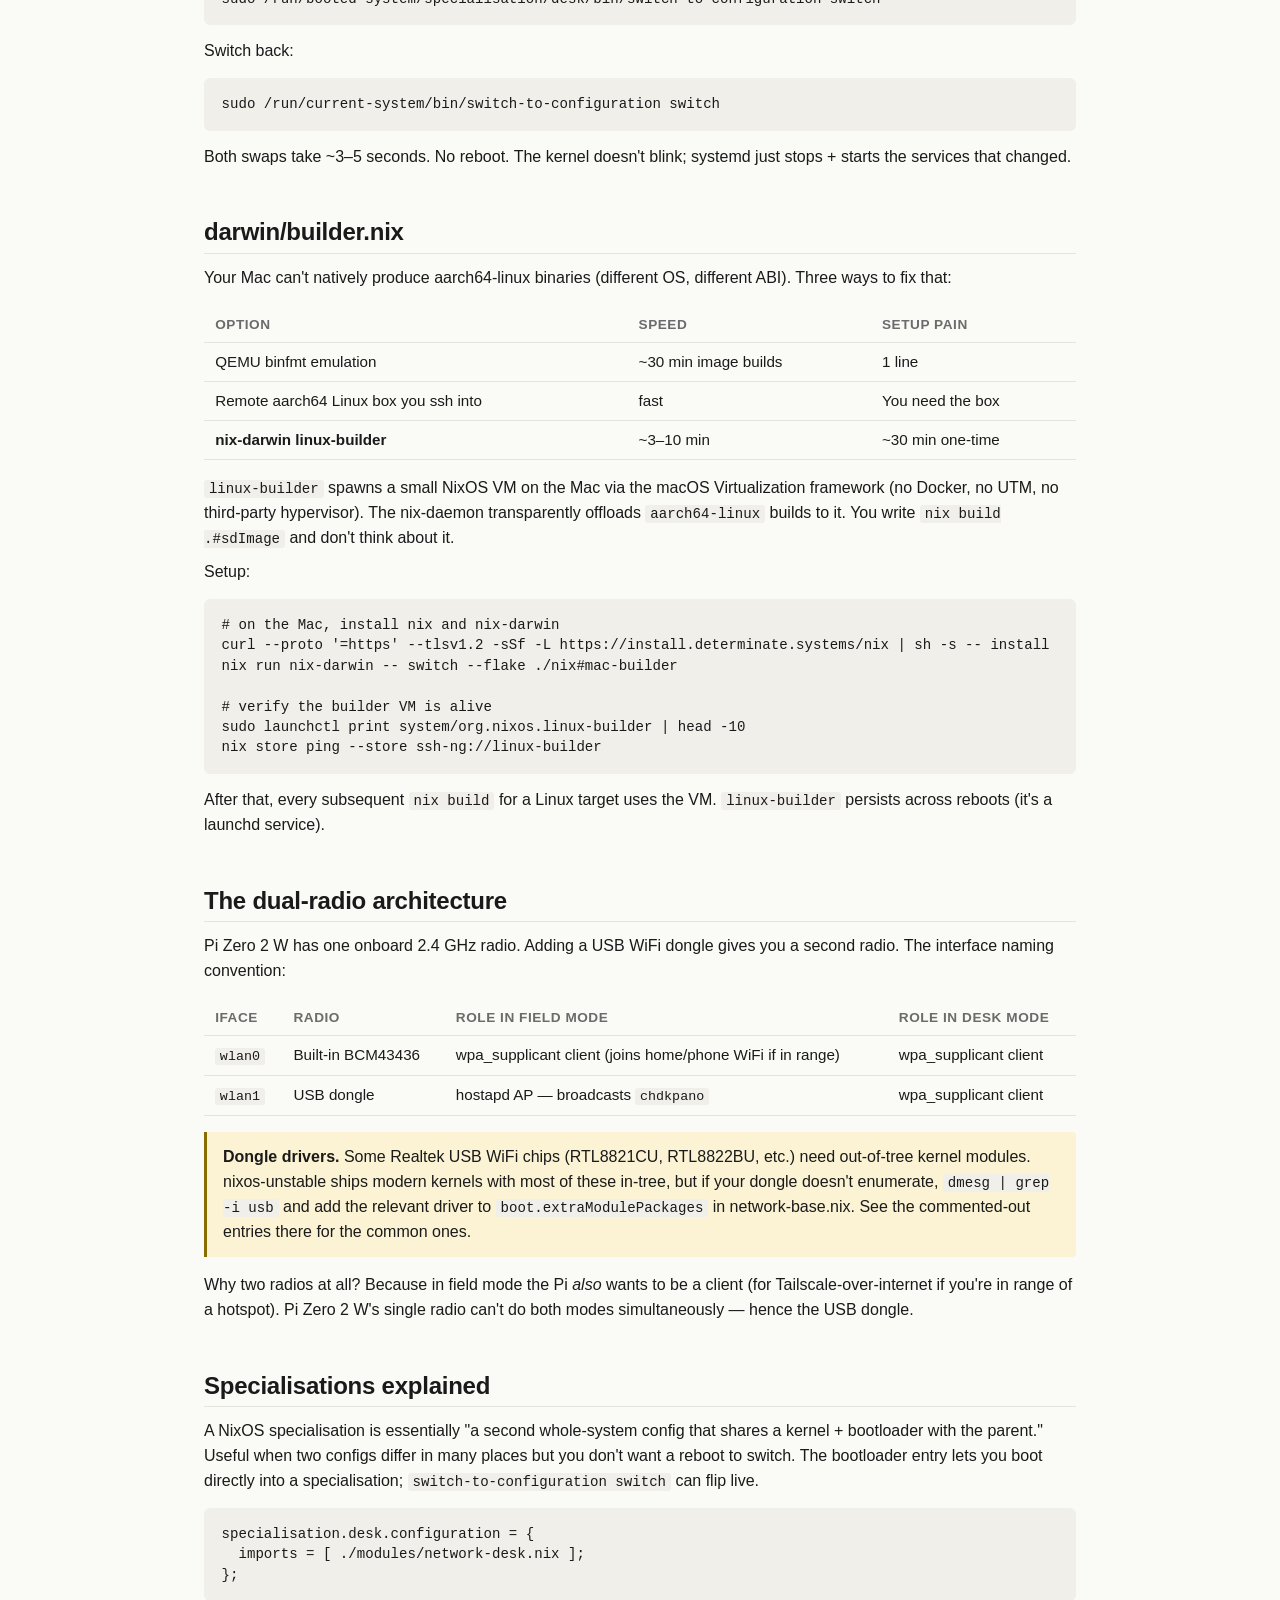
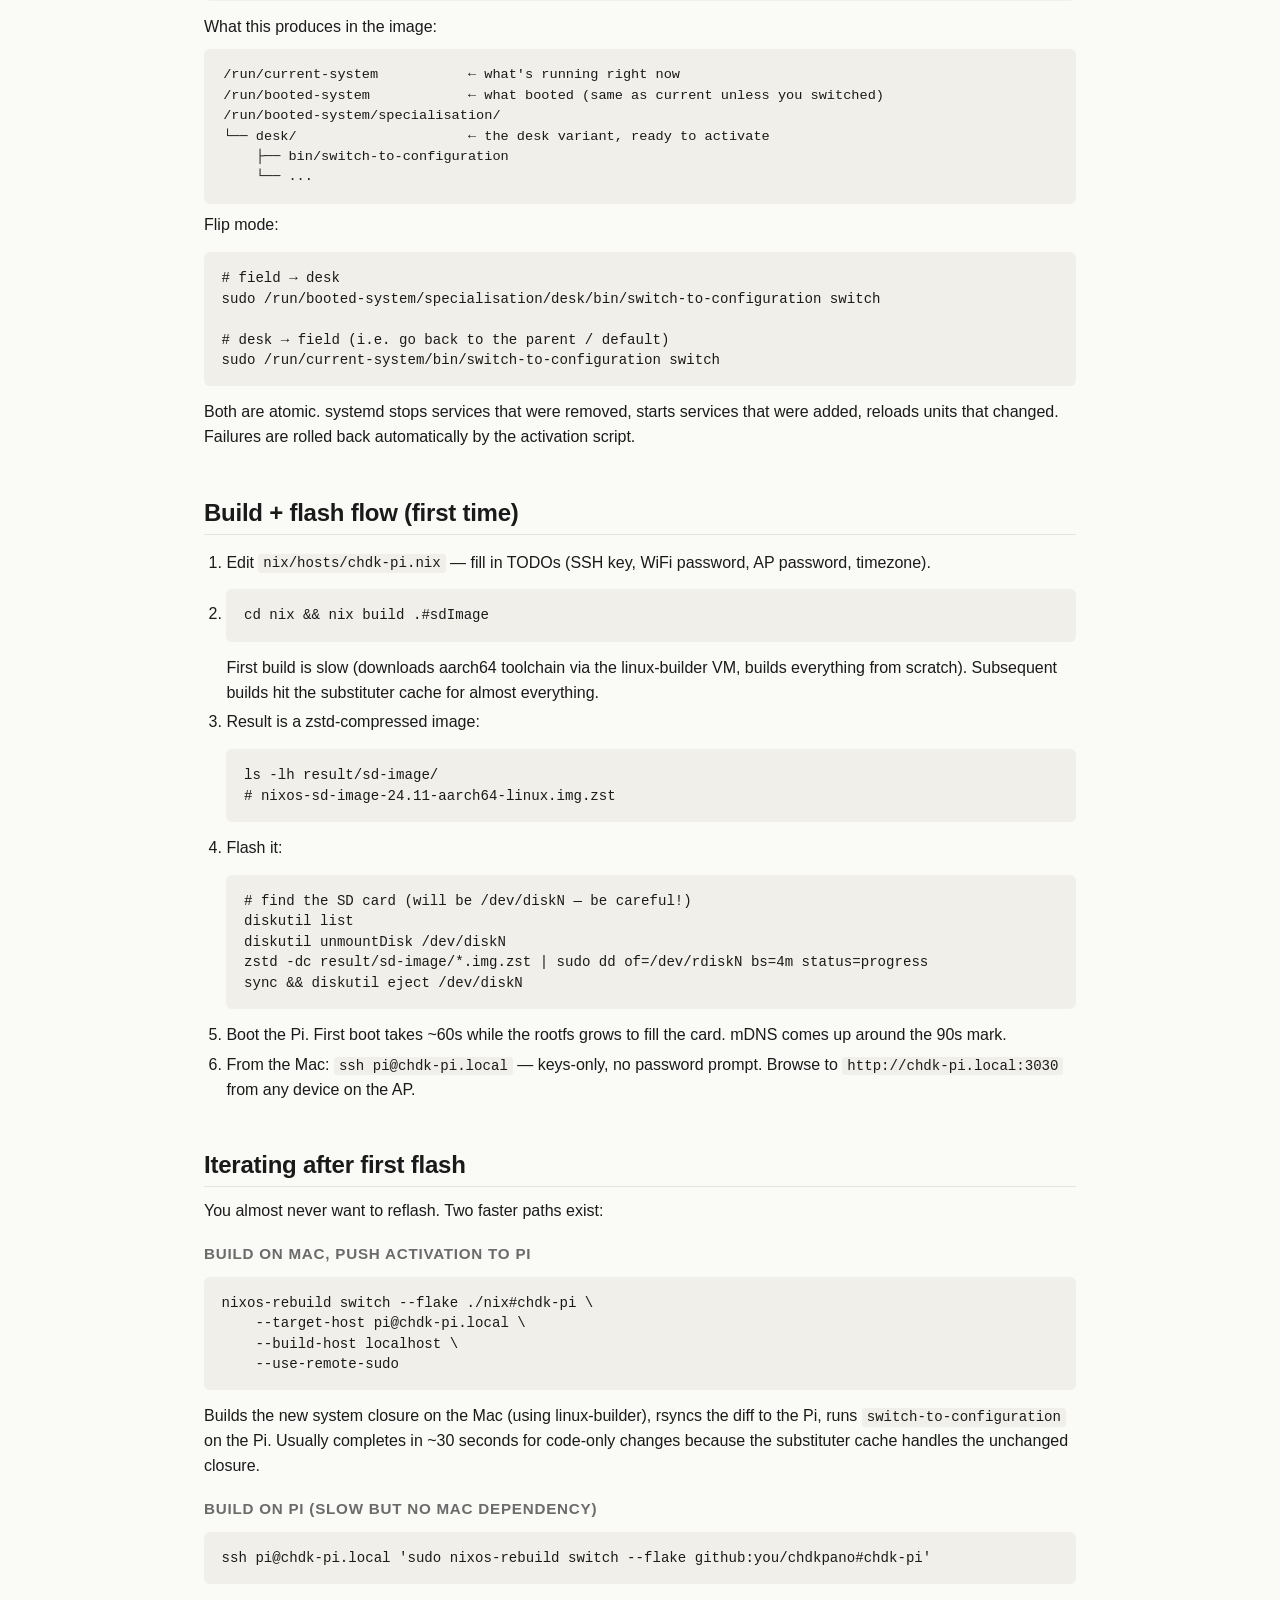
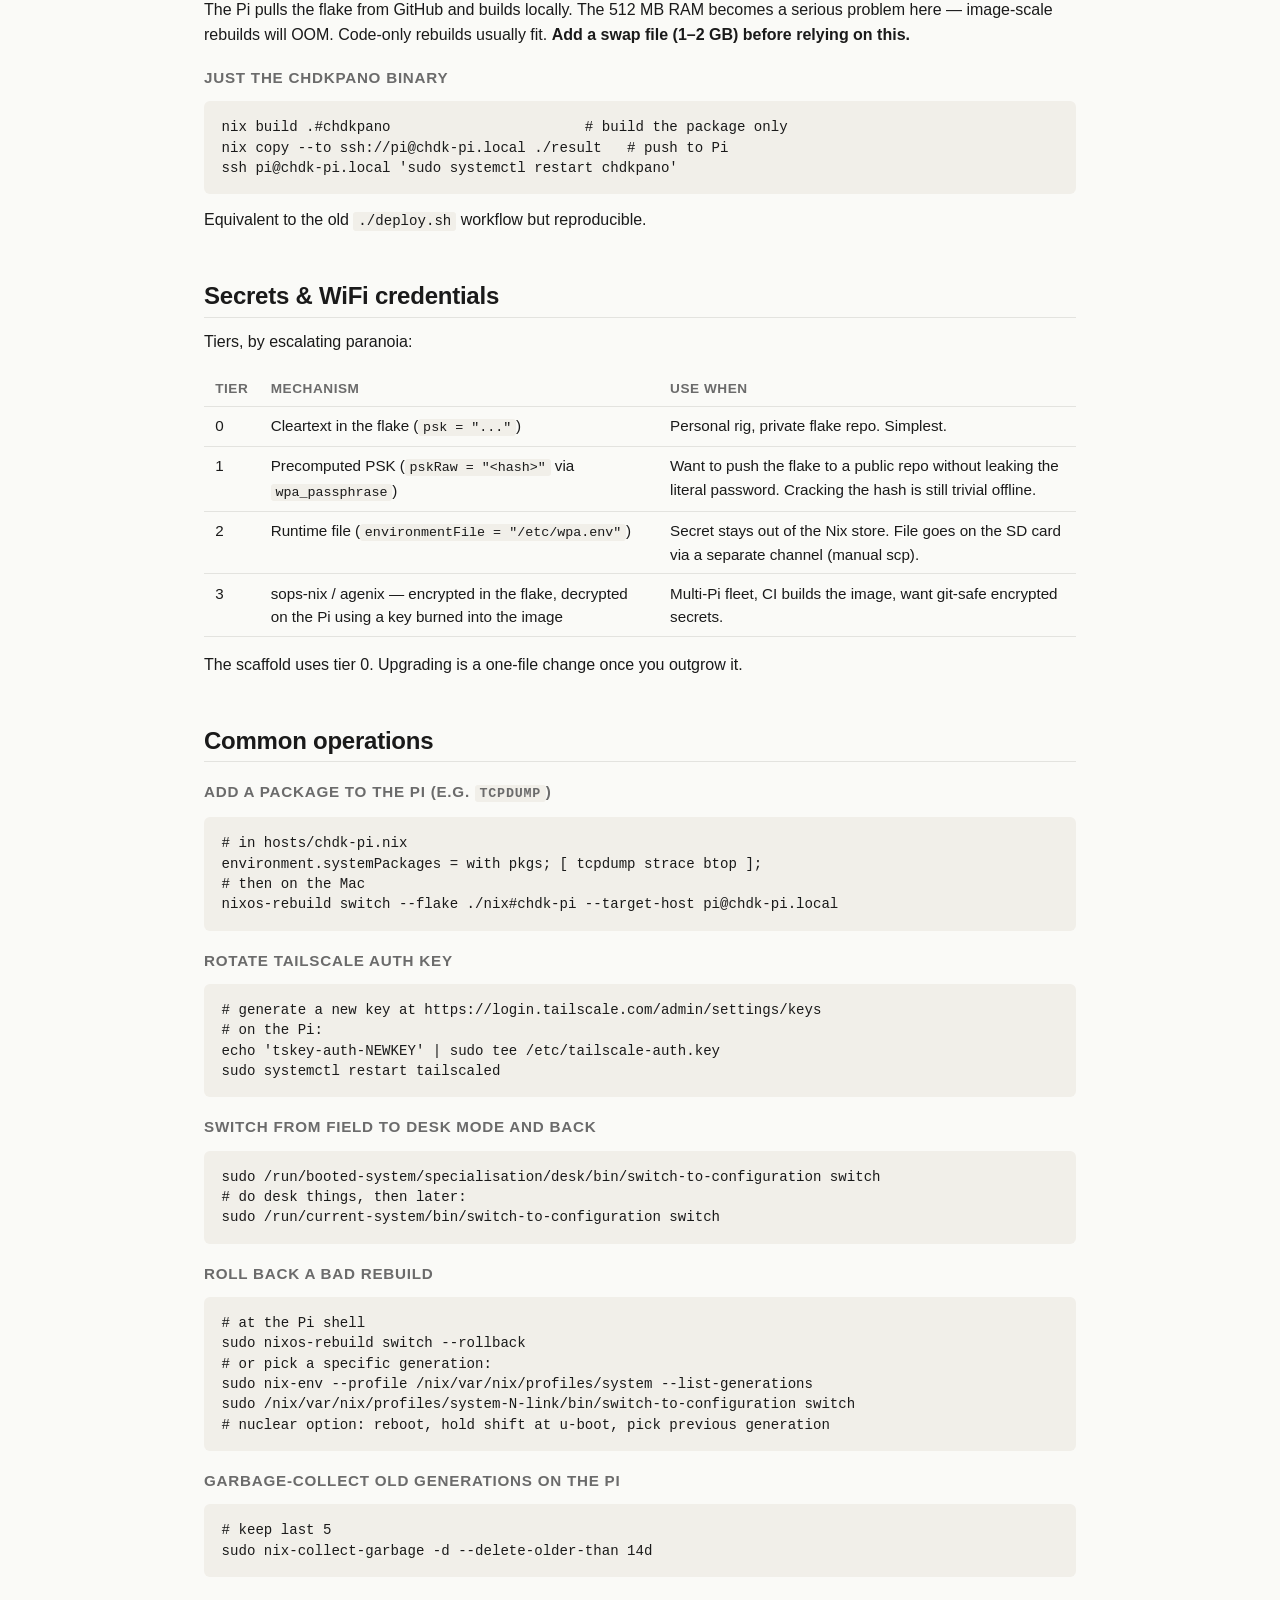
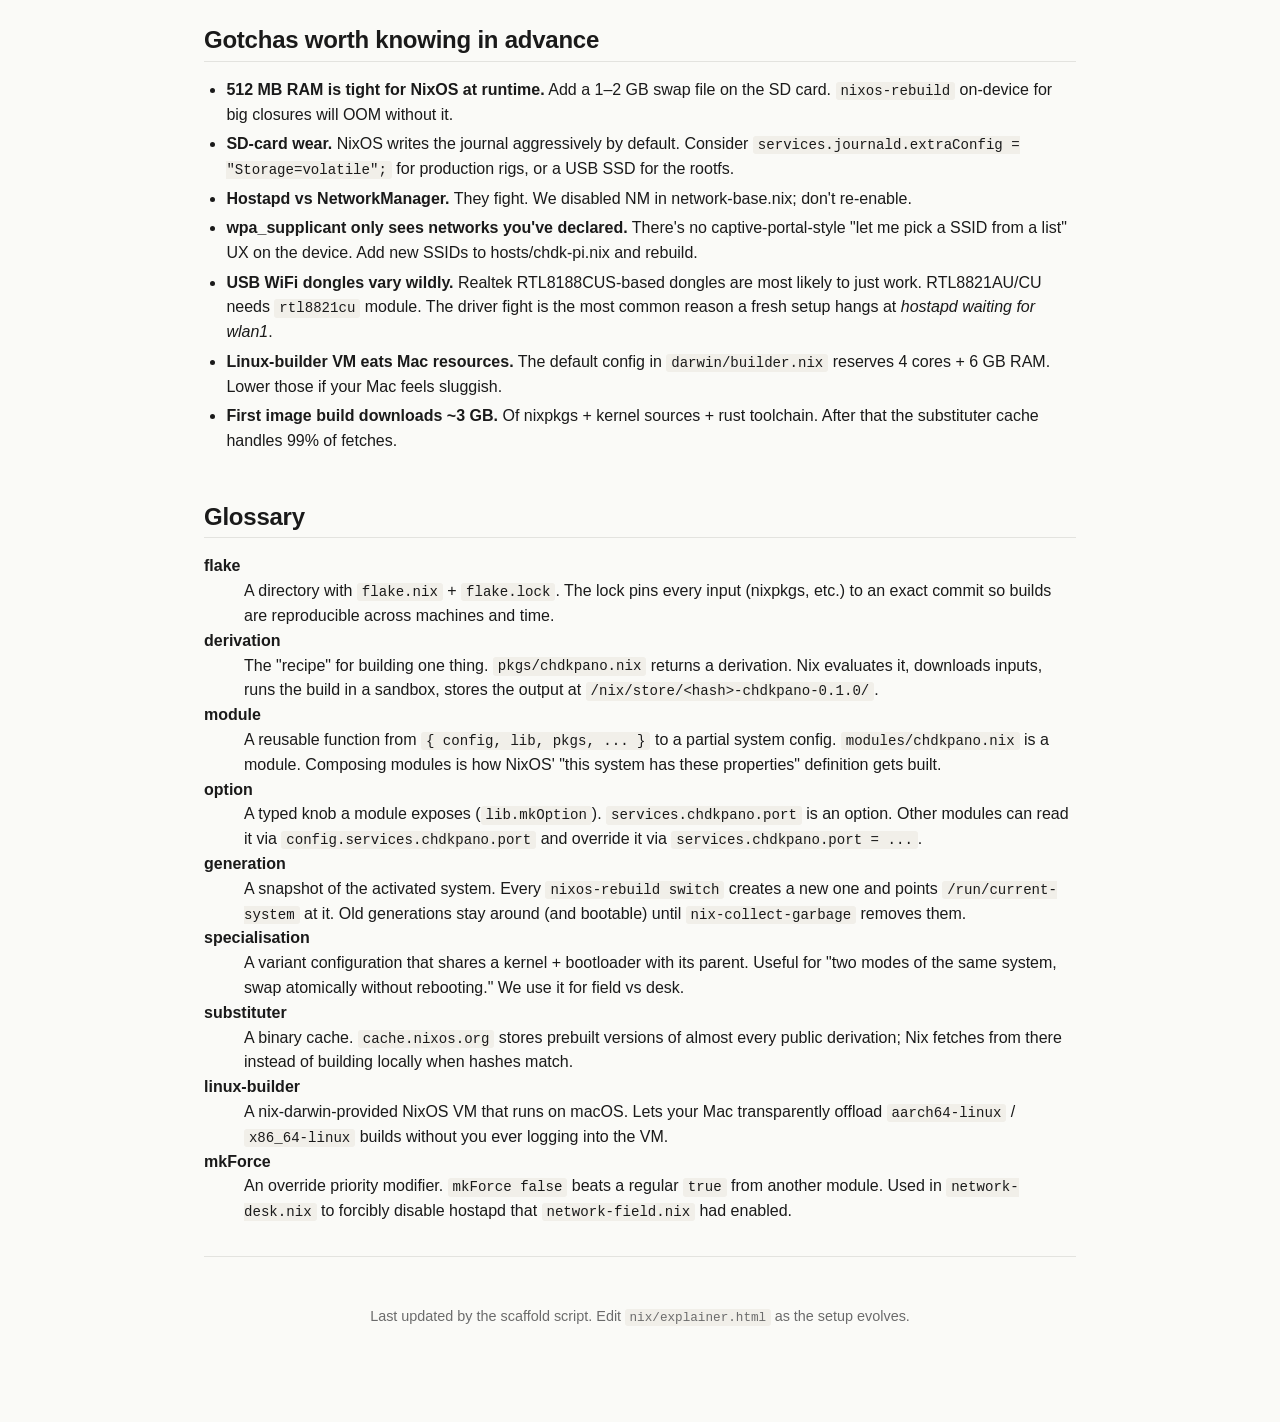
<file: chdkpano/nix/explainer.html>
<!DOCTYPE html>
<html lang="en">
<head>
<meta charset="UTF-8">
<meta name="viewport" content="width=device-width, initial-scale=1.0">
<title>chdkpano — NixOS Build Explainer</title>
<style>
  :root {
    --bg: #fafaf7;
    --fg: #1a1a1a;
    --muted: #6b6b6b;
    --rule: #e3e3df;
    --accent: #2a4d8f;
    --accent-soft: #e6edf8;
    --good: #2d5a2d;
    --good-soft: #e4f0e4;
    --warn: #8a6d00;
    --warn-soft: #fbf3d4;
    --danger: #b8341e;
    --danger-soft: #fdecea;
    --code-bg: #f1efe9;
  }
  * { box-sizing: border-box; }
  html { scroll-behavior: smooth; }
  body {
    background: var(--bg);
    color: var(--fg);
    font-family: -apple-system, BlinkMacSystemFont, "SF Pro Text", "Segoe UI", Roboto, sans-serif;
    line-height: 1.55;
    max-width: 920px;
    margin: 0 auto;
    padding: 2rem 1.5rem 6rem;
    font-size: 16px;
  }
  h1, h2, h3, h4 {
    font-family: -apple-system, BlinkMacSystemFont, "SF Pro Display", "Segoe UI", sans-serif;
    line-height: 1.25;
    letter-spacing: -0.01em;
  }
  h1 { font-size: 2.1rem; margin: 0 0 0.25rem; }
  h2 { font-size: 1.5rem; margin: 3rem 0 0.75rem; padding-bottom: 0.35rem; border-bottom: 1px solid var(--rule); }
  h3 { font-size: 1.15rem; margin: 1.75rem 0 0.5rem; }
  h4 { font-size: 0.95rem; margin: 1.25rem 0 0.4rem; color: var(--muted); text-transform: uppercase; letter-spacing: 0.05em; font-weight: 600; }
  p { margin: 0.6rem 0; }
  .subtitle { color: var(--muted); margin-top: 0; font-size: 1.05rem; }
  code, pre, .mono { font-family: ui-monospace, "SF Mono", "Menlo", Consolas, monospace; font-size: 0.88em; }
  code { background: var(--code-bg); padding: 0.08em 0.35em; border-radius: 3px; }
  pre {
    background: var(--code-bg);
    padding: 1rem 1.1rem;
    border-radius: 6px;
    overflow-x: auto;
    line-height: 1.45;
  }
  a { color: var(--accent); }
  table { border-collapse: collapse; margin: 1rem 0; width: 100%; }
  th, td { text-align: left; padding: 0.45rem 0.7rem; border-bottom: 1px solid var(--rule); font-size: 0.95em; vertical-align: top; }
  th { font-weight: 600; color: var(--muted); font-size: 0.85em; text-transform: uppercase; letter-spacing: 0.04em; }
  ul, ol { padding-left: 1.4rem; }
  li { margin: 0.3rem 0; }
  .callout {
    border-left: 3px solid var(--accent);
    background: var(--accent-soft);
    padding: 0.8rem 1rem;
    margin: 1rem 0;
    border-radius: 0 4px 4px 0;
  }
  .callout.warn { border-color: var(--warn); background: var(--warn-soft); }
  .callout.danger { border-color: var(--danger); background: var(--danger-soft); }
  .callout.good { border-color: var(--good); background: var(--good-soft); }
  .callout > :first-child { margin-top: 0; }
  .callout > :last-child { margin-bottom: 0; }
  .tree {
    background: var(--code-bg);
    padding: 1rem 1.2rem;
    border-radius: 6px;
    white-space: pre;
    font-family: ui-monospace, "SF Mono", "Menlo", Consolas, monospace;
    font-size: 0.85em;
    overflow-x: auto;
    line-height: 1.5;
  }
  .pill { display: inline-block; padding: 0.1em 0.55em; border-radius: 999px; font-size: 0.78em; font-weight: 600; }
  .pill.field { background: var(--good-soft); color: var(--good); }
  .pill.desk { background: var(--accent-soft); color: var(--accent); }
  .pill.warn { background: var(--warn-soft); color: var(--warn); }
  hr { border: none; border-top: 1px solid var(--rule); margin: 2rem 0; }
  .toc {
    background: #fff;
    border: 1px solid var(--rule);
    border-radius: 6px;
    padding: 0.8rem 1.2rem;
    margin: 1.5rem 0 2rem;
    font-size: 0.92em;
    columns: 2;
  }
  .toc a { text-decoration: none; }
  .toc a:hover { text-decoration: underline; }
</style>
</head>
<body>

<h1>chdkpano on NixOS</h1>
<p class="subtitle">
  A guide to the custom Nix setup for running chdkpano on a Raspberry Pi Zero 2 W
  with dual radios, AP/client mode switching, and reproducible SD-card images
  built from a Mac.
</p>

<div class="toc">
  <a href="#why">Why NixOS</a><br>
  <a href="#layout">Repository layout</a><br>
  <a href="#flake">flake.nix</a><br>
  <a href="#host">hosts/chdk-pi.nix</a><br>
  <a href="#chdkpano-module">modules/chdkpano.nix</a><br>
  <a href="#chdkpano-pkg">pkgs/chdkpano.nix</a><br>
  <a href="#net-base">modules/network-base.nix</a><br>
  <a href="#net-field">modules/network-field.nix</a><br>
  <a href="#net-desk">modules/network-desk.nix</a><br>
  <a href="#darwin">darwin/builder.nix</a><br>
  <a href="#radios">The dual-radio architecture</a><br>
  <a href="#specialisations">Specialisations explained</a><br>
  <a href="#build">Build + flash flow</a><br>
  <a href="#deploy">Iterating after first flash</a><br>
  <a href="#secrets">Secrets &amp; WiFi credentials</a><br>
  <a href="#ops">Common operations</a><br>
  <a href="#gotchas">Gotchas</a><br>
  <a href="#glossary">Glossary</a>
</div>

<h2 id="why">Why NixOS, finally</h2>

<p>
  The chdkpano rig started as a single Pi with a couple of services and a
  bootstrap script — see <code>pi-bootstrap.sh</code> in the repo root for
  that earlier approach. It was the right call at that size: imperative,
  cheap to learn, no toolchain on the Mac to set up.
</p>

<p>
  The rig as currently designed has:
</p>
<ul>
  <li>Two WiFi radios (built-in + USB dongle)</li>
  <li>Two operating modes (field-mode AP / desk-mode client) that need to switch atomically</li>
  <li>hostapd, dnsmasq, avahi, Tailscale, openssh, udev, systemd unit, firewall rules</li>
  <li>WiFi creds, SSH keys, captive-portal redirects, multiple SSID priorities</li>
  <li>A Rust binary + a wasm bundle that have to be built somewhere</li>
</ul>

<p>
  That's ~12 interacting concerns. The bash bootstrap version of this would
  be a 300-line file with conditionals, version checks, and brittle
  "did the last edit work?" state. NixOS makes all of it one git-tracked,
  rebuild-rollback-able artifact.
</p>

<div class="callout good">
  <strong>The pivot point.</strong> When you have &gt; ~5 interacting
  config files spread across multiple services, the imperative bootstrap
  script stops being simpler than the Nix module. We crossed that line
  when dual-radio + specialisations + Tailscale entered the picture.
</div>

<h2 id="layout">Repository layout</h2>

<div class="tree">nix/
├── flake.nix                  ← entry point. Declares nixosConfigurations,
│                                packages, darwinConfigurations.
├── hosts/
│   └── chdk-pi.nix            ← this Pi's specifics: hostname, SSH keys,
│                                WiFi credentials, AP password.
├── modules/
│   ├── chdkpano.nix           ← reusable NixOS module: user, systemd unit,
│   │                            udev rule, firewall.
│   ├── network-base.nix       ← always-on: openssh, tailscale, avahi,
│   │                            the `networking.chdkpano` option set.
│   ├── network-field.nix      ← AP mode: hostapd + dnsmasq on wlan1,
│   │                            wpa_supplicant on wlan0.
│   └── network-desk.nix       ← client mode: wpa_supplicant on both radios,
│                                no hostapd, sshd everywhere.
├── pkgs/
│   └── chdkpano.nix           ← the actual Rust + wasm derivation.
├── darwin/
│   └── builder.nix            ← nix-darwin config that turns your Mac
│                                into a Linux builder via linux-builder VM.
└── explainer.html             ← you are here.</div>

<p>
  The file split is intentional: <em>modules are reusable behaviour</em>,
  <em>hosts are specific values</em>, and <em>pkgs are derivations</em>.
  If you ever build a second Pi, you add <code>hosts/chdk-pi-2.nix</code>,
  reuse all the modules, and the diff is whatever's actually different
  about that Pi.
</p>

<h2 id="flake">flake.nix — entry point</h2>

<p>
  Composes the host config from modules. The interesting bits:
</p>

<ul>
  <li><strong>Two outputs</strong>: a <code>nixosConfiguration</code>
    (the Pi's whole-system definition) and a <code>packages.sdImage</code>
    (the flashable image artifact derived from it).</li>
  <li><strong>nixpkgs-unstable</strong> because the Pi Zero 2 W appreciates
    a recent kernel for hostapd/dwc2/usb-wifi-driver freshness. Pin to a
    release branch if you want stability over recency.</li>
  <li><strong>rust-overlay</strong> input — pins the Rust nightly the leptos
    client needs, so the build is reproducible across Macs and CI.</li>
  <li><strong>Field mode is the default boot</strong>, desk mode is a
    <code>specialisation</code>. See <a href="#specialisations">Specialisations</a>.</li>
</ul>

<p>One subtlety:</p>

<pre>repoRoot = ../.;</pre>

<p>
  The flake lives at <code>nix/flake.nix</code>, the chdkpano workspace
  lives at the chdkpano root (one level up). We pass <code>repoRoot</code>
  to the derivation so it can find <code>Cargo.toml</code>,
  <code>Cargo.lock</code>, <code>client/</code>, and <code>server/</code>.
</p>

<h2 id="host">hosts/chdk-pi.nix — your specifics</h2>

<p>
  This is the only file that needs values touched on first setup. Everything
  marked <code>TODO</code>:
</p>

<table>
  <tr><th>Field</th><th>Where to get it</th></tr>
  <tr><td><code>networking.hostName</code></td><td>Whatever you want to ssh to.</td></tr>
  <tr><td><code>time.timeZone</code></td><td>e.g. <code>"America/New_York"</code>; see <code>tzselect</code>.</td></tr>
  <tr><td><code>users.users.pi.openssh.authorizedKeys.keys</code></td><td><code>cat ~/.ssh/id_ed25519.pub</code> on the Mac.</td></tr>
  <tr><td><code>networking.wireless.networks</code></td><td>Each home/phone/office SSID you want the Pi to auto-join in desk mode.</td></tr>
  <tr><td><code>networking.chdkpano.apPassword</code></td><td>The WPA2 password the Pi will broadcast in field mode (min 8 chars).</td></tr>
</table>

<p>
  <code>users.mutableUsers = false;</code> makes the declarative user/password
  state authoritative — running <code>passwd</code> on the Pi has no lasting
  effect, since the next rebuild reverts it. Fine for a hands-off rig; if
  you want to change passwords from the device itself, flip that to
  <code>true</code> and use <code>initialHashedPassword</code> instead.
</p>

<h2 id="chdkpano-module">modules/chdkpano.nix</h2>

<p>
  Wires the chdkpano package into the OS:
</p>

<ol>
  <li><strong>System user + group</strong> (<code>chdkpano:chdkpano</code>)
    with <code>plugdev</code> + <code>dialout</code> supplementary groups.</li>
  <li><strong>udev rule</strong> giving local users <code>0666</code> on every
    Canon USB device. This is what lets nusb actually open the camera
    without root. The alternative is <code>uaccess</code> tagging — slightly
    more correct, more brittle.</li>
  <li><strong>systemd unit</strong> running the server as the <code>chdkpano</code>
    user, with light hardening (ProtectHome, ProtectSystem=strict, PrivateTmp).
    The <code>DeviceAllow</code> entries explicitly grant USB device access
    inside the hardened sandbox.</li>
  <li><strong>Firewall hole</strong> for the configured port (default 3030).</li>
</ol>

<div class="callout warn">
  <strong>If USB stops working after a rebuild</strong>, comment out the
  <code>DeviceAllow</code> / <code>ProtectSystem</code> lines first.
  systemd's device sandbox is the most likely culprit when nusb starts
  failing to open devices.
</div>

<h2 id="chdkpano-pkg">pkgs/chdkpano.nix — the derivation</h2>

<p>
  This is the spiciest file in the scaffold. It builds two things in one
  derivation:
</p>

<ul>
  <li><code>chdkpano-server</code> (Rust → aarch64-linux ELF binary)</li>
  <li><code>client/dist/</code> (Rust → wasm32-unknown-unknown via leptos +
    Tailwind CSS via the trunk build pipeline)</li>
</ul>

<p>
  Both are produced by one <code>rustPlatform.buildRustPackage</code>
  invocation with a <code>postBuild</code> hook that runs
  <code>trunk build --release --offline</code> inside the same build
  sandbox.
</p>

<p>Two specific things you'll likely have to iterate on the first time:</p>

<ol>
  <li>
    <strong>The path dep on chdkptp_rs.</strong>
    <code>server/Cargo.toml</code> currently has
    <code>chdkptp = { path = "../../../chdkptp_rs" }</code> — Nix can't
    reach a path outside the source closure. Three fixes, pick one:
    <ul>
      <li><strong>(a)</strong> Vendor <code>chdkptp_rs/</code> as a sibling of
        the chdkpano repo and write a small wrapper derivation that
        symlinks both into the build sandbox.</li>
      <li><strong>(b)</strong> Publish <code>chdkptp</code> to crates.io
        and change the dep to <code>chdkptp = "0.1"</code>. Cleanest.</li>
      <li><strong>(c)</strong> Switch to a git dep
        (<code>chdkptp = { git = "...", rev = "..." }</code>) and add an
        <code>outputHashes</code> entry in <code>cargoLock</code>.</li>
    </ul>
  </li>
  <li>
    <strong>Trunk + tailwind in the build sandbox.</strong>
    <code>trunk build --offline</code> needs every binary it shells out
    to (<code>wasm-bindgen</code>, <code>wasm-opt</code>, <code>npx</code> for
    tailwind v4) to be available in <code>nativeBuildInputs</code> AND
    findable via <code>PATH</code>. The scaffold lists them; if any
    are missing, the error will mention the binary name.
  </li>
</ol>

<div class="callout">
  <strong>Pragmatic shortcut for first iteration:</strong> skip the
  full Nix build and run <code>cross build</code> +
  <code>trunk build --release</code> on the Mac like before, scp the
  artifacts to a fixed path on the Pi (e.g.
  <code>/var/lib/chdkpano</code>), and set
  <code>services.chdkpano.package</code> to a
  <code>pkgs.runCommand</code> wrapper that just copies from that path.
  Lose some reproducibility, gain the ability to iterate on the rest of
  the Nix setup without fighting the build.
</div>

<h2 id="net-base">modules/network-base.nix</h2>

<p>Always-on stuff regardless of mode:</p>

<ul>
  <li><strong>openssh</strong> — keys only, no passwords, no root login.</li>
  <li><strong>avahi (mDNS)</strong> — publishes <code>chdk-pi.local</code> on
    every interface that has a link-local address. So you can
    <code>ssh pi@chdk-pi.local</code> from the Mac and browse to
    <code>http://chdk-pi.local:3030</code> from any phone on the AP.</li>
  <li><strong>Tailscale</strong> — declarative on/off. Provide
    <code>authKeyFile</code> for first-boot auto-join, or run
    <code>tailscale up</code> manually after first boot. Once joined,
    you can ssh the Pi from anywhere with internet, no matter what WiFi
    it's currently on.</li>
  <li><strong>The <code>networking.chdkpano</code> option block</strong> —
    shared vocabulary (apSsid, apPassword, apInterface, clientInterface,
    apSubnet) used by both network-field and network-desk modules.</li>
  <li><strong>NetworkManager disabled</strong> — we use
    <code>networking.wireless</code> = wpa_supplicant directly. Mixing
    the two causes both to lose fights against the other.</li>
</ul>

<h2 id="net-field">modules/network-field.nix <span class="pill field">default</span></h2>

<p>This is the default-boot mode. The Pi:</p>

<ol>
  <li>Runs hostapd on <code>wlan1</code> (USB dongle), broadcasting your
    SSID with a static IP of <code>${apSubnet}.1</code>.</li>
  <li>Runs dnsmasq on the same interface, handing out DHCP leases
    <code>.10</code>–<code>.50</code> and resolving every hostname to itself
    (helpful for captive-portal-style redirects).</li>
  <li>Keeps wpa_supplicant on <code>wlan0</code> (built-in) so the Pi
    <em>also</em> joins any known SSID in range — meaning deploys still
    work if you carry the rig back into home WiFi range without rebooting.</li>
  <li>Binds sshd to loopback only (Tailscale is your remote-ssh channel).
    Strangers on the AP can't poke at port 22.</li>
  <li>Disables IP forwarding — AP clients can only reach the Pi itself,
    they do <em>not</em> route through wlan0 to your home network.
    Intentional isolation.</li>
</ol>

<div class="callout warn">
  <strong>Channel choice.</strong> Hardcoded to channel 6 for 2.4 GHz.
  If you're in a city and your AP throughput is bad, run a wifi-analyzer
  app and switch to whichever of 1/6/11 is least crowded. Don't pick
  anything else — they overlap.
</div>

<h2 id="net-desk">modules/network-desk.nix <span class="pill desk">specialisation</span></h2>

<p>Swap-target for when the rig comes back to your desk:</p>

<ol>
  <li><code>mkForce</code>-disables hostapd and dnsmasq.</li>
  <li>Adds <code>wlan1</code> to the wpa_supplicant client list — both
    radios act as clients now.</li>
  <li>Removes the static IP on <code>wlan1</code> (DHCP from your home AP).</li>
  <li>Unbinds sshd's listen restriction — you're inside your trusted LAN,
    listen on everything.</li>
</ol>

<p>Switch into it on the Pi:</p>

<pre>sudo /run/booted-system/specialisation/desk/bin/switch-to-configuration switch</pre>

<p>Switch back:</p>

<pre>sudo /run/current-system/bin/switch-to-configuration switch</pre>

<p>
  Both swaps take ~3–5 seconds. No reboot. The kernel doesn't blink;
  systemd just stops + starts the services that changed.
</p>

<h2 id="darwin">darwin/builder.nix</h2>

<p>
  Your Mac can't natively produce aarch64-linux binaries (different OS,
  different ABI). Three ways to fix that:
</p>

<table>
  <tr><th>Option</th><th>Speed</th><th>Setup pain</th></tr>
  <tr><td>QEMU binfmt emulation</td><td>~30 min image builds</td><td>1 line</td></tr>
  <tr><td>Remote aarch64 Linux box you ssh into</td><td>fast</td><td>You need the box</td></tr>
  <tr><td><strong>nix-darwin linux-builder</strong></td><td>~3–10 min</td><td>~30 min one-time</td></tr>
</table>

<p>
  <code>linux-builder</code> spawns a small NixOS VM on the Mac via the
  macOS Virtualization framework (no Docker, no UTM, no third-party
  hypervisor). The nix-daemon transparently offloads
  <code>aarch64-linux</code> builds to it. You write
  <code>nix build .#sdImage</code> and don't think about it.
</p>

<p>Setup:</p>

<pre># on the Mac, install nix and nix-darwin
curl --proto '=https' --tlsv1.2 -sSf -L https://install.determinate.systems/nix | sh -s -- install
nix run nix-darwin -- switch --flake ./nix#mac-builder

# verify the builder VM is alive
sudo launchctl print system/org.nixos.linux-builder | head -10
nix store ping --store ssh-ng://linux-builder</pre>

<p>
  After that, every subsequent <code>nix build</code> for a Linux target
  uses the VM. <code>linux-builder</code> persists across reboots (it's
  a launchd service).
</p>

<h2 id="radios">The dual-radio architecture</h2>

<p>
  Pi Zero 2 W has one onboard 2.4 GHz radio. Adding a USB WiFi dongle gives
  you a second radio. The interface naming convention:
</p>

<table>
  <tr><th>iface</th><th>Radio</th><th>Role in field mode</th><th>Role in desk mode</th></tr>
  <tr><td><code>wlan0</code></td><td>Built-in BCM43436</td><td>wpa_supplicant client (joins home/phone WiFi if in range)</td><td>wpa_supplicant client</td></tr>
  <tr><td><code>wlan1</code></td><td>USB dongle</td><td>hostapd AP — broadcasts <code>chdkpano</code></td><td>wpa_supplicant client</td></tr>
</table>

<div class="callout warn">
  <strong>Dongle drivers.</strong> Some Realtek USB WiFi chips
  (RTL8821CU, RTL8822BU, etc.) need out-of-tree kernel modules. nixos-unstable
  ships modern kernels with most of these in-tree, but if your dongle
  doesn't enumerate, <code>dmesg | grep -i usb</code> and add the relevant
  driver to <code>boot.extraModulePackages</code> in network-base.nix.
  See the commented-out entries there for the common ones.
</div>

<p>
  Why two radios at all? Because in field mode the Pi <em>also</em> wants
  to be a client (for Tailscale-over-internet if you're in range of a
  hotspot). Pi Zero 2 W's single radio can't do both modes simultaneously —
  hence the USB dongle.
</p>

<h2 id="specialisations">Specialisations explained</h2>

<p>
  A NixOS specialisation is essentially "a second whole-system config
  that shares a kernel + bootloader with the parent." Useful when two
  configs differ in many places but you don't want a reboot to switch.
  The bootloader entry lets you boot directly into a specialisation;
  <code>switch-to-configuration switch</code> can flip live.
</p>

<pre>specialisation.desk.configuration = {
  imports = [ ./modules/network-desk.nix ];
};</pre>

<p>What this produces in the image:</p>

<div class="tree">/run/current-system           ← what's running right now
/run/booted-system            ← what booted (same as current unless you switched)
/run/booted-system/specialisation/
└── desk/                     ← the desk variant, ready to activate
    ├── bin/switch-to-configuration
    └── ...</div>

<p>Flip mode:</p>

<pre># field → desk
sudo /run/booted-system/specialisation/desk/bin/switch-to-configuration switch

# desk → field (i.e. go back to the parent / default)
sudo /run/current-system/bin/switch-to-configuration switch</pre>

<p>
  Both are atomic. systemd stops services that were removed, starts
  services that were added, reloads units that changed. Failures are
  rolled back automatically by the activation script.
</p>

<h2 id="build">Build + flash flow (first time)</h2>

<ol>
  <li>Edit <code>nix/hosts/chdk-pi.nix</code> — fill in TODOs (SSH key,
    WiFi password, AP password, timezone).</li>
  <li><pre>cd nix && nix build .#sdImage</pre>
    First build is slow (downloads aarch64 toolchain via the
    linux-builder VM, builds everything from scratch). Subsequent builds
    hit the substituter cache for almost everything.</li>
  <li>Result is a zstd-compressed image:
    <pre>ls -lh result/sd-image/
# nixos-sd-image-24.11-aarch64-linux.img.zst</pre></li>
  <li>Flash it:
    <pre># find the SD card (will be /dev/diskN — be careful!)
diskutil list
diskutil unmountDisk /dev/diskN
zstd -dc result/sd-image/*.img.zst | sudo dd of=/dev/rdiskN bs=4m status=progress
sync && diskutil eject /dev/diskN</pre>
  </li>
  <li>Boot the Pi. First boot takes ~60s while the rootfs grows to fill
    the card. mDNS comes up around the 90s mark.</li>
  <li>From the Mac: <code>ssh pi@chdk-pi.local</code> — keys-only, no
    password prompt. Browse to <code>http://chdk-pi.local:3030</code>
    from any device on the AP.</li>
</ol>

<h2 id="deploy">Iterating after first flash</h2>

<p>
  You almost never want to reflash. Two faster paths exist:
</p>

<h4>Build on Mac, push activation to Pi</h4>

<pre>nixos-rebuild switch --flake ./nix#chdk-pi \
    --target-host pi@chdk-pi.local \
    --build-host localhost \
    --use-remote-sudo</pre>

<p>
  Builds the new system closure on the Mac (using linux-builder),
  rsyncs the diff to the Pi, runs <code>switch-to-configuration</code>
  on the Pi. Usually completes in ~30 seconds for code-only changes
  because the substituter cache handles the unchanged closure.
</p>

<h4>Build on Pi (slow but no Mac dependency)</h4>

<pre>ssh pi@chdk-pi.local 'sudo nixos-rebuild switch --flake github:you/chdkpano#chdk-pi'</pre>

<p>
  The Pi pulls the flake from GitHub and builds locally. The 512 MB RAM
  becomes a serious problem here — image-scale rebuilds will OOM.
  Code-only rebuilds usually fit. <strong>Add a swap file (1–2 GB)
  before relying on this.</strong>
</p>

<h4>Just the chdkpano binary</h4>

<pre>nix build .#chdkpano                       # build the package only
nix copy --to ssh://pi@chdk-pi.local ./result   # push to Pi
ssh pi@chdk-pi.local 'sudo systemctl restart chdkpano'</pre>

<p>Equivalent to the old <code>./deploy.sh</code> workflow but reproducible.</p>

<h2 id="secrets">Secrets &amp; WiFi credentials</h2>

<p>Tiers, by escalating paranoia:</p>

<table>
  <tr><th>Tier</th><th>Mechanism</th><th>Use when</th></tr>
  <tr><td>0</td><td>Cleartext in the flake (<code>psk = "..."</code>)</td><td>Personal rig, private flake repo. Simplest.</td></tr>
  <tr><td>1</td><td>Precomputed PSK (<code>pskRaw = "&lt;hash&gt;"</code> via <code>wpa_passphrase</code>)</td><td>Want to push the flake to a public repo without leaking the literal password. Cracking the hash is still trivial offline.</td></tr>
  <tr><td>2</td><td>Runtime file (<code>environmentFile = "/etc/wpa.env"</code>)</td><td>Secret stays out of the Nix store. File goes on the SD card via a separate channel (manual scp).</td></tr>
  <tr><td>3</td><td>sops-nix / agenix — encrypted in the flake, decrypted on the Pi using a key burned into the image</td><td>Multi-Pi fleet, CI builds the image, want git-safe encrypted secrets.</td></tr>
</table>

<p>
  The scaffold uses tier 0. Upgrading is a one-file change once you outgrow
  it.
</p>

<h2 id="ops">Common operations</h2>

<h4>Add a package to the Pi (e.g. <code>tcpdump</code>)</h4>
<pre># in hosts/chdk-pi.nix
environment.systemPackages = with pkgs; [ tcpdump strace btop ];
# then on the Mac
nixos-rebuild switch --flake ./nix#chdk-pi --target-host pi@chdk-pi.local</pre>

<h4>Rotate Tailscale auth key</h4>
<pre># generate a new key at https://login.tailscale.com/admin/settings/keys
# on the Pi:
echo 'tskey-auth-NEWKEY' | sudo tee /etc/tailscale-auth.key
sudo systemctl restart tailscaled</pre>

<h4>Switch from field to desk mode and back</h4>
<pre>sudo /run/booted-system/specialisation/desk/bin/switch-to-configuration switch
# do desk things, then later:
sudo /run/current-system/bin/switch-to-configuration switch</pre>

<h4>Roll back a bad rebuild</h4>
<pre># at the Pi shell
sudo nixos-rebuild switch --rollback
# or pick a specific generation:
sudo nix-env --profile /nix/var/nix/profiles/system --list-generations
sudo /nix/var/nix/profiles/system-N-link/bin/switch-to-configuration switch
# nuclear option: reboot, hold shift at u-boot, pick previous generation</pre>

<h4>Garbage-collect old generations on the Pi</h4>
<pre># keep last 5
sudo nix-collect-garbage -d --delete-older-than 14d</pre>

<h2 id="gotchas">Gotchas worth knowing in advance</h2>

<ul>
  <li><strong>512 MB RAM is tight for NixOS at runtime.</strong> Add a 1–2 GB
    swap file on the SD card. <code>nixos-rebuild</code> on-device for big
    closures will OOM without it.</li>
  <li><strong>SD-card wear.</strong> NixOS writes the journal aggressively
    by default. Consider <code>services.journald.extraConfig =
    "Storage=volatile";</code> for production rigs, or a USB SSD for the
    rootfs.</li>
  <li><strong>Hostapd vs NetworkManager.</strong> They fight. We disabled
    NM in network-base.nix; don't re-enable.</li>
  <li><strong>wpa_supplicant only sees networks you've declared.</strong>
    There's no captive-portal-style "let me pick a SSID from a list" UX
    on the device. Add new SSIDs to hosts/chdk-pi.nix and rebuild.</li>
  <li><strong>USB WiFi dongles vary wildly.</strong> Realtek
    RTL8188CUS-based dongles are most likely to just work. RTL8821AU/CU
    needs <code>rtl8821cu</code> module. The driver fight is the most
    common reason a fresh setup hangs at <em>hostapd waiting for wlan1</em>.</li>
  <li><strong>Linux-builder VM eats Mac resources.</strong> The default
    config in <code>darwin/builder.nix</code> reserves 4 cores + 6 GB RAM.
    Lower those if your Mac feels sluggish.</li>
  <li><strong>First image build downloads ~3 GB.</strong> Of nixpkgs +
    kernel sources + rust toolchain. After that the substituter cache
    handles 99% of fetches.</li>
</ul>

<h2 id="glossary">Glossary</h2>

<dl>
  <dt><strong>flake</strong></dt>
  <dd>A directory with <code>flake.nix</code> + <code>flake.lock</code>. The lock pins every input (nixpkgs, etc.) to an exact commit so builds are reproducible across machines and time.</dd>

  <dt><strong>derivation</strong></dt>
  <dd>The "recipe" for building one thing. <code>pkgs/chdkpano.nix</code> returns a derivation. Nix evaluates it, downloads inputs, runs the build in a sandbox, stores the output at <code>/nix/store/&lt;hash&gt;-chdkpano-0.1.0/</code>.</dd>

  <dt><strong>module</strong></dt>
  <dd>A reusable function from <code>{ config, lib, pkgs, ... }</code> to a partial system config. <code>modules/chdkpano.nix</code> is a module. Composing modules is how NixOS' "this system has these properties" definition gets built.</dd>

  <dt><strong>option</strong></dt>
  <dd>A typed knob a module exposes (<code>lib.mkOption</code>). <code>services.chdkpano.port</code> is an option. Other modules can read it via <code>config.services.chdkpano.port</code> and override it via <code>services.chdkpano.port = ...</code>.</dd>

  <dt><strong>generation</strong></dt>
  <dd>A snapshot of the activated system. Every <code>nixos-rebuild switch</code> creates a new one and points <code>/run/current-system</code> at it. Old generations stay around (and bootable) until <code>nix-collect-garbage</code> removes them.</dd>

  <dt><strong>specialisation</strong></dt>
  <dd>A variant configuration that shares a kernel + bootloader with its parent. Useful for "two modes of the same system, swap atomically without rebooting." We use it for field vs desk.</dd>

  <dt><strong>substituter</strong></dt>
  <dd>A binary cache. <code>cache.nixos.org</code> stores prebuilt versions of almost every public derivation; Nix fetches from there instead of building locally when hashes match.</dd>

  <dt><strong>linux-builder</strong></dt>
  <dd>A nix-darwin-provided NixOS VM that runs on macOS. Lets your Mac transparently offload <code>aarch64-linux</code> / <code>x86_64-linux</code> builds without you ever logging into the VM.</dd>

  <dt><strong>mkForce</strong></dt>
  <dd>An override priority modifier. <code>mkForce false</code> beats a regular <code>true</code> from another module. Used in <code>network-desk.nix</code> to forcibly disable hostapd that <code>network-field.nix</code> had enabled.</dd>
</dl>

<hr>

<p style="color: var(--muted); font-size: 0.9em; text-align: center; margin-top: 3rem;">
  Last updated by the scaffold script. Edit
  <code>nix/explainer.html</code> as the setup evolves.
</p>

</body>
</html>
</file>
